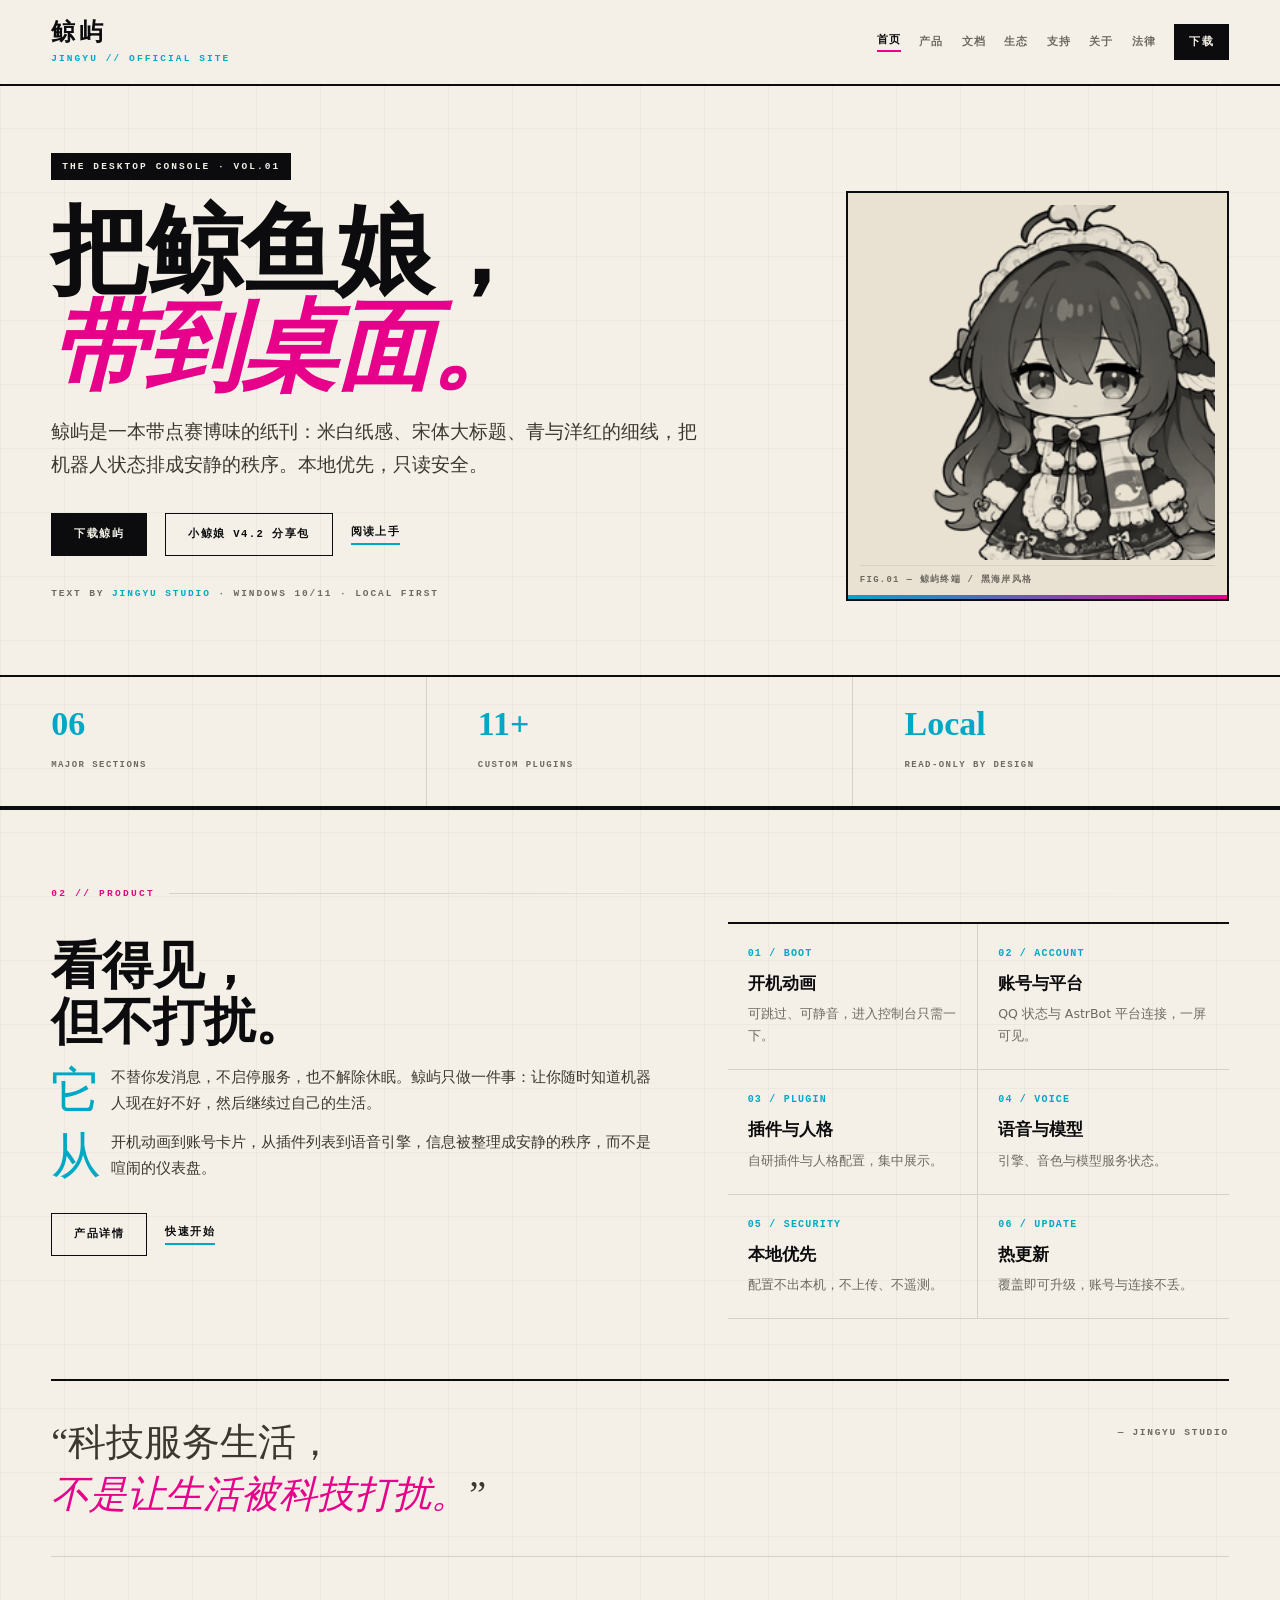
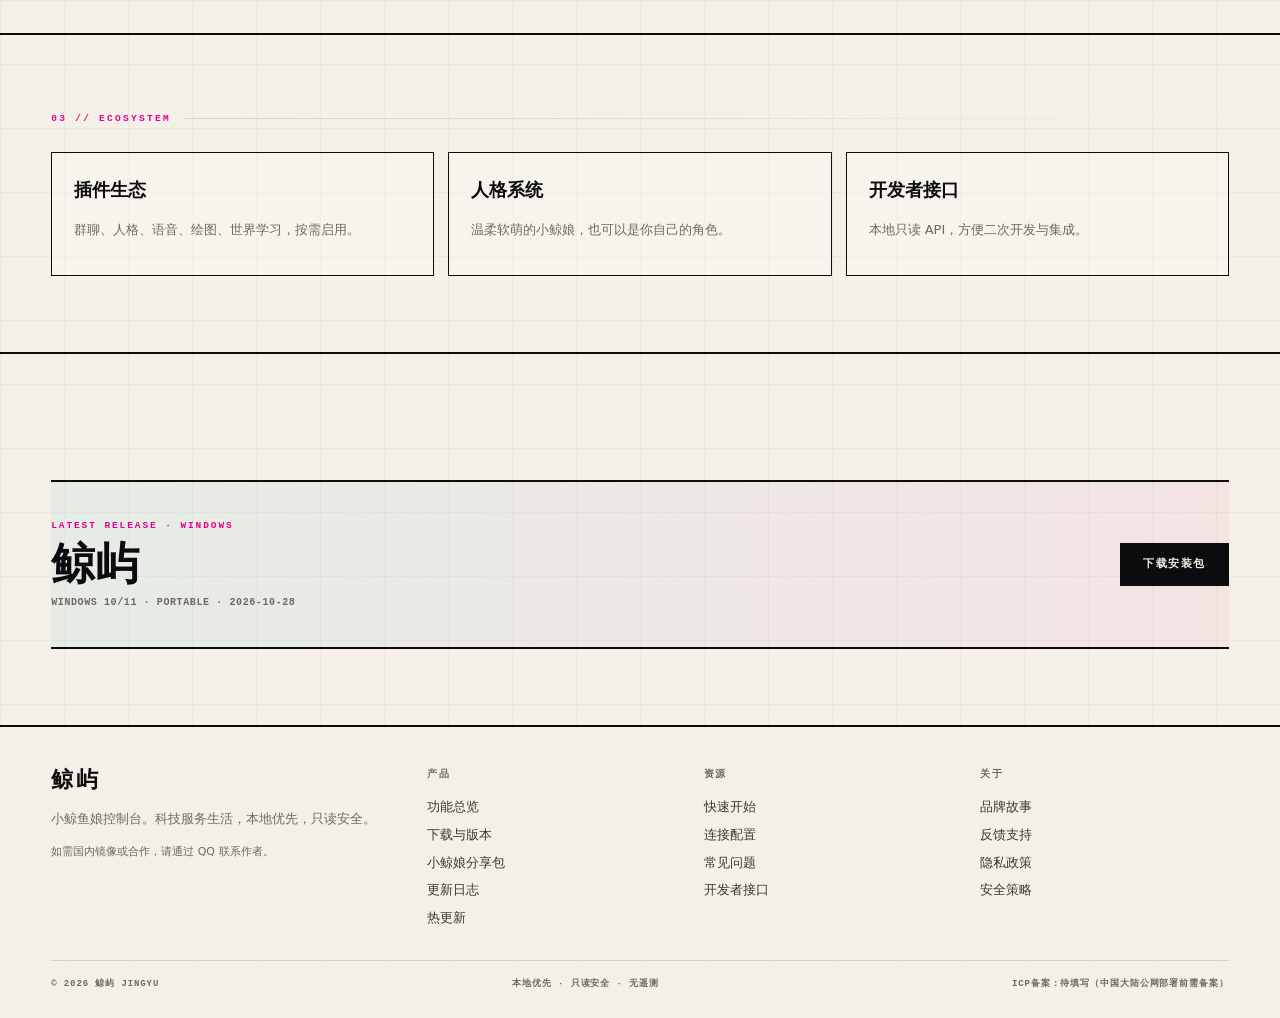
<file: index.html>
<!DOCTYPE html><html lang="zh-CN"><head><meta charset="UTF-8"><meta name="viewport" content="width=device-width,initial-scale=1">
<title>首页 · 鲸屿 JINGYU</title>
<meta name="description" content="鲸屿 · 小鲸鱼娘控制台：本地优先、只读安全，下载鲸屿正式版。">
<meta name="theme-color" content="#f4f0e7">
<meta http-equiv="Content-Security-Policy" content="default-src 'self'; img-src 'self' data:; style-src 'self' 'unsafe-inline'; script-src 'self' 'unsafe-inline'; object-src 'none'; base-uri 'self'; frame-ancestors 'none'">
<meta http-equiv="X-Content-Type-Options" content="nosniff">
<meta name="referrer" content="strict-origin-when-cross-origin">
<link rel="icon" href="assets/jingyu.ico"><link rel="stylesheet" href="assets/style.css">
</head><body><header>
  <a class="brand-wrap" href="index.html"><span class="brand">鲸屿</span><span class="issue">JINGYU // OFFICIAL SITE</span></a>
  <nav>
    <a href="index.html" class="active">首页</a>
    <a href="product.html" >产品</a>
    <a href="docs.html" >文档</a>
    <a href="ecosystem.html" >生态</a>
    <a href="support.html" >支持</a>
    <a href="about.html" >关于</a>
    <a href="legal.html" >法律</a>
    <a class="dl-btn" href="download.html">下载</a>
  </nav>
  <button class="menu-btn" aria-label="菜单">☰</button>
</header><main>
<div class="hero">
  <div><span class="kicker">The Desktop Console · Vol.01</span>
  <h1>把鲸鱼娘，<br><em>带到桌面。</em></h1>
  <p class="deck">鲸屿是一本带点赛博味的纸刊：米白纸感、宋体大标题、青与洋红的细线，把机器人状态排成安静的秩序。本地优先，只读安全。</p>
  <div class="actions"><a class="btn" href="download.html#download">下载鲸屿</a><a class="btn ghost" href="download.html#share">小鲸娘 V4.2 分享包</a><a class="link" href="docs.html">阅读上手</a></div>
  <div class="byline">TEXT BY <b>JINGYU STUDIO</b> · WINDOWS 10/11 · LOCAL FIRST</div></div>
  <div class="hero-art"><img src="assets/jingyu_logo.png" alt="鲸屿"><div class="cap">Fig.01 — 鲸屿终端 / 黑海岸风格</div></div>
</div>
<div class="facts"><div><b><i>06</i></b><span>Major Sections</span></div><div><b><i>11+</i></b><span>Custom Plugins</span></div><div><b><i>Local</i></b><span>Read-only by design</span></div></div>
<section class="section" id="product"><div class="container">
  <div class="sec-label">02 // Product</div>
  <div class="editorial" style="margin-top:20px">
    <div class="copy"><h2>看得见，<br>但不打扰。</h2>
      <p>它不替你发消息，不启停服务，也不解除休眠。鲸屿只做一件事：让你随时知道机器人现在好不好，然后继续过自己的生活。</p>
      <p>从开机动画到账号卡片，从插件列表到语音引擎，信息被整理成安静的秩序，而不是喧闹的仪表盘。</p>
      <div class="actions"><a class="btn ghost" href="product.html">产品详情</a><a class="link" href="docs.html">快速开始</a></div>
    </div>
    <div><div class="feature-list">
      <div class="feature"><div class="n">01 / BOOT</div><h3>开机动画</h3><p>可跳过、可静音，进入控制台只需一下。</p></div>
      <div class="feature"><div class="n">02 / ACCOUNT</div><h3>账号与平台</h3><p>QQ 状态与 AstrBot 平台连接，一屏可见。</p></div>
      <div class="feature"><div class="n">03 / PLUGIN</div><h3>插件与人格</h3><p>自研插件与人格配置，集中展示。</p></div>
      <div class="feature"><div class="n">04 / VOICE</div><h3>语音与模型</h3><p>引擎、音色与模型服务状态。</p></div>
      <div class="feature"><div class="n">05 / SECURITY</div><h3>本地优先</h3><p>配置不出本机，不上传、不遥测。</p></div>
      <div class="feature"><div class="n">06 / UPDATE</div><h3>热更新</h3><p>覆盖即可升级，账号与连接不丢。</p></div>
    </div></div>
  </div>
  <div class="pull"><p class="q">“科技服务生活，<br><em>不是让生活被科技打扰。</em>”</p><div class="sign">— JINGYU Studio</div></div>
</div></section>
<section class="section"><div class="container">
  <div class="sec-label">03 // Ecosystem</div>
  <div class="grid3">
    <a class="card" href="ecosystem.html#plugins"><h3>插件生态</h3><p>群聊、人格、语音、绘图、世界学习，按需启用。</p></a>
    <a class="card" href="ecosystem.html#persona"><h3>人格系统</h3><p>温柔软萌的小鲸娘，也可以是你自己的角色。</p></a>
    <a class="card" href="ecosystem.html#api"><h3>开发者接口</h3><p>本地只读 API，方便二次开发与集成。</p></a>
  </div>
</div></section>
<section class="section"><div class="container"><div class="download">
  <div><div class="ver">Latest Release · Windows</div><h2>鲸屿</h2><div class="meta">WINDOWS 10/11 · PORTABLE · 2026-10-28</div></div>
  <div><a class="btn" href="download.html">下载安装包</a></div>
</div></div></section>
</main><footer><div class="container">
  <div class="foot-grid">
    <div><span class="brand" style="font-size:22px">鲸屿</span><p style="font-size:12.5px;color:var(--muted)">小鲸鱼娘控制台。科技服务生活，本地优先，只读安全。</p>
      <div style="font-size:11px;color:var(--muted);margin-top:10px">如需国内镜像或合作，请通过 QQ 联系作者。</div></div>
    <div><h4>产品</h4><a href="product.html">功能总览</a><a href="download.html">下载与版本</a><a href="downloads/xiaojingniang-v4.2-share.zip">小鲸娘分享包</a><a href="product.html#changelog">更新日志</a><a href="product.html#hotfix">热更新</a></div>
    <div><h4>资源</h4><a href="docs.html">快速开始</a><a href="docs.html#connect">连接配置</a><a href="docs.html#faq">常见问题</a><a href="ecosystem.html#api">开发者接口</a></div>
    <div><h4>关于</h4><a href="about.html">品牌故事</a><a href="support.html">反馈支持</a><a href="legal.html#privacy">隐私政策</a><a href="legal.html#security">安全策略</a></div>
  </div>
  <div class="foot-bottom"><span>© 2026 鲸屿 JINGYU</span><span>本地优先 · 只读安全 · 无遥测</span><span>ICP备案：待填写（中国大陆公网部署前需备案）</span></div>
</div></footer><script src="assets/app.js"></script></body></html>
</file>
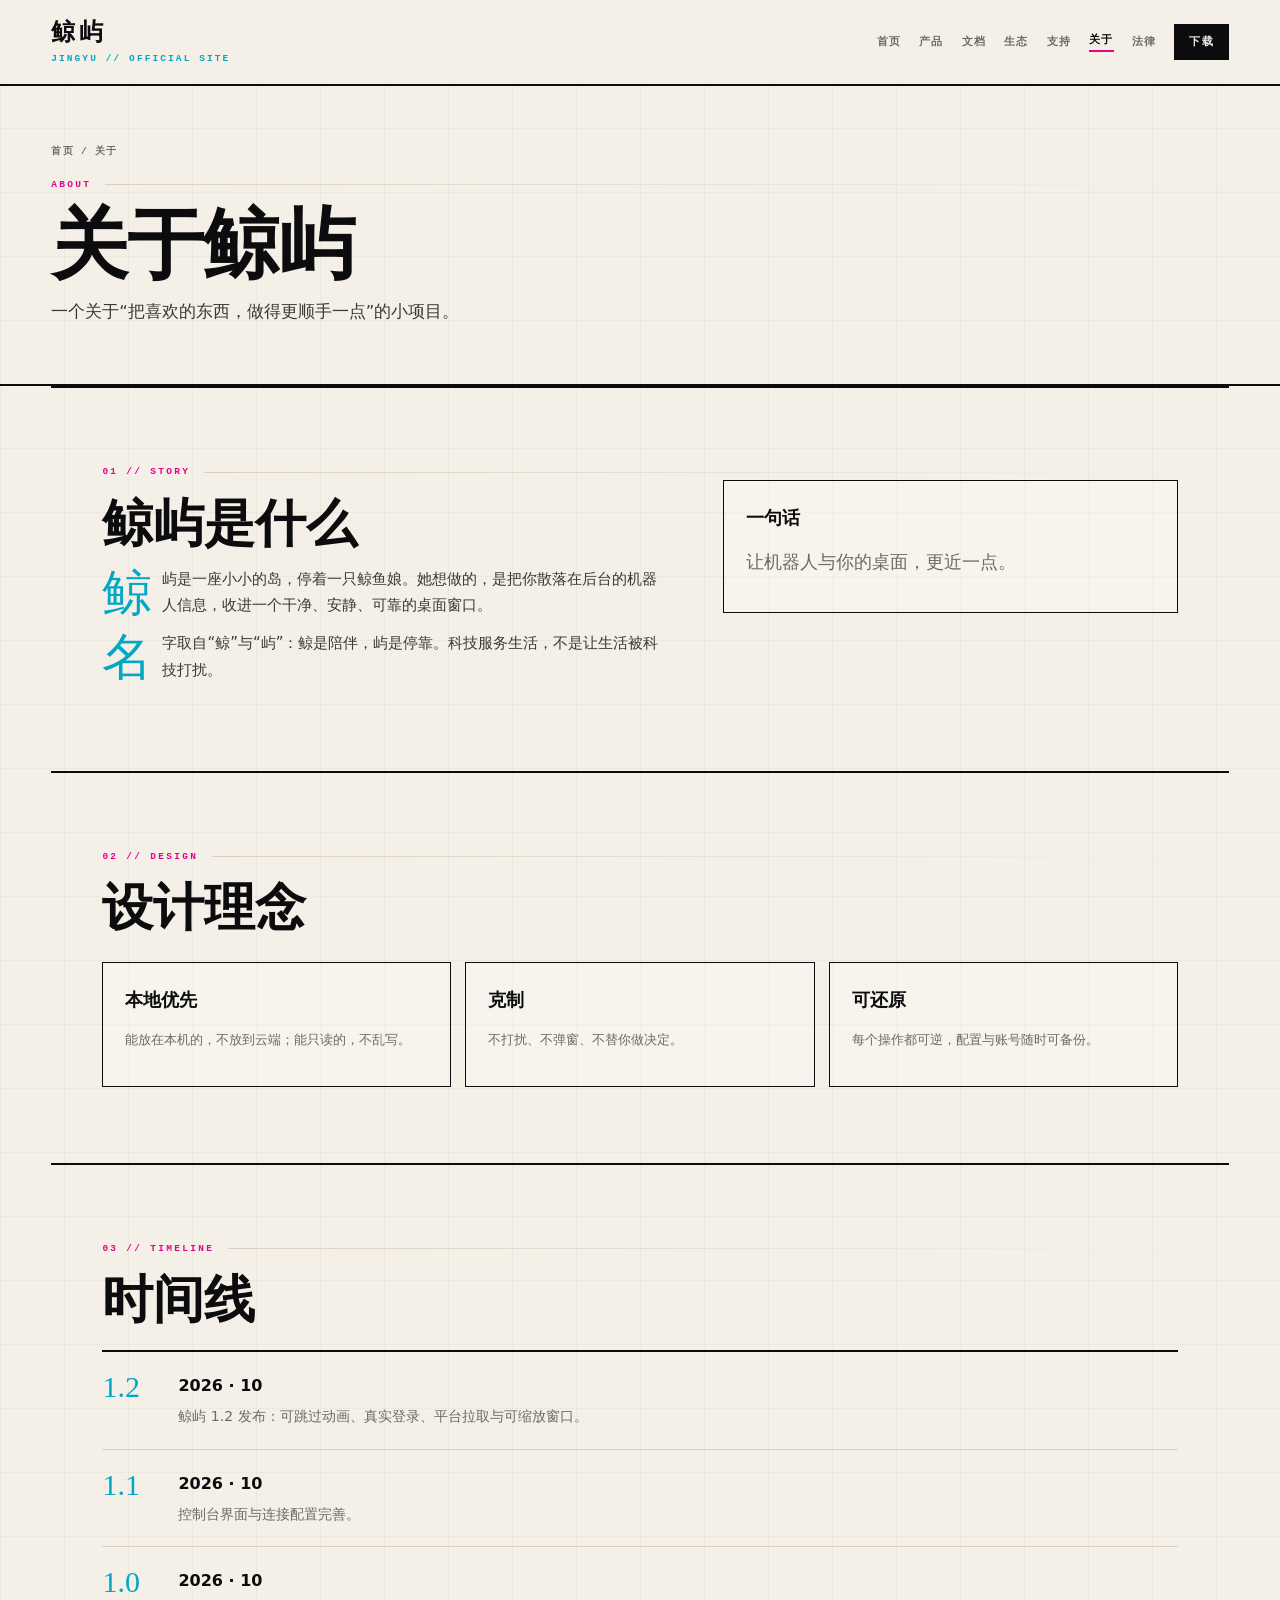
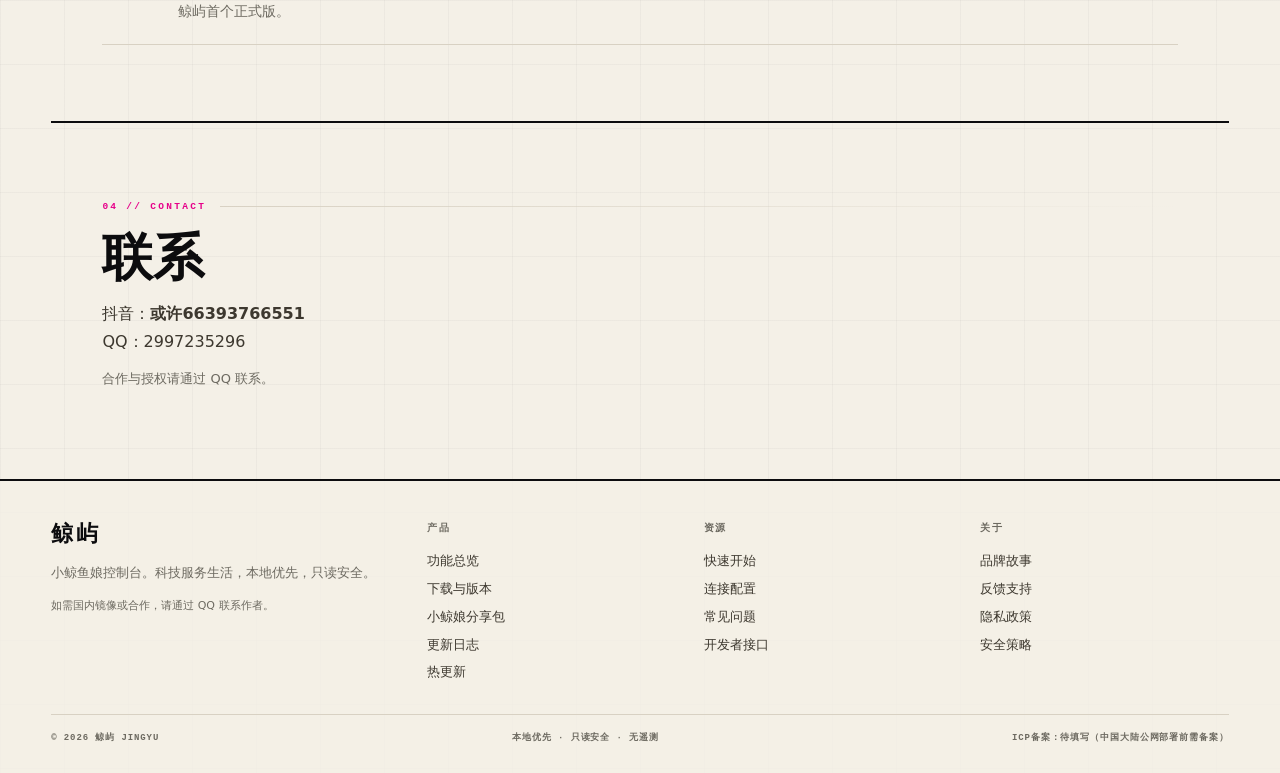
<file: about.html>
<!DOCTYPE html><html lang="zh-CN"><head><meta charset="UTF-8"><meta name="viewport" content="width=device-width,initial-scale=1">
<title>关于 · 鲸屿 JINGYU</title>
<meta name="description" content="鲸屿品牌故事、设计理念与联系。">
<meta name="theme-color" content="#f4f0e7">
<meta http-equiv="Content-Security-Policy" content="default-src 'self'; img-src 'self' data:; style-src 'self' 'unsafe-inline'; script-src 'self' 'unsafe-inline'; object-src 'none'; base-uri 'self'; frame-ancestors 'none'">
<meta http-equiv="X-Content-Type-Options" content="nosniff">
<meta name="referrer" content="strict-origin-when-cross-origin">
<link rel="icon" href="assets/jingyu.ico"><link rel="stylesheet" href="assets/style.css">
</head><body><header>
  <a class="brand-wrap" href="index.html"><span class="brand">鲸屿</span><span class="issue">JINGYU // OFFICIAL SITE</span></a>
  <nav>
    <a href="index.html" >首页</a>
    <a href="product.html" >产品</a>
    <a href="docs.html" >文档</a>
    <a href="ecosystem.html" >生态</a>
    <a href="support.html" >支持</a>
    <a href="about.html" class="active">关于</a>
    <a href="legal.html" >法律</a>
    <a class="dl-btn" href="download.html">下载</a>
  </nav>
  <button class="menu-btn" aria-label="菜单">☰</button>
</header><main>
<div class="page-hero"><div class="container"><div class="crumbs">首页 / 关于</div><div class="sec-label" style="margin-top:18px">About</div><h1>关于鲸屿</h1><p class="lead">一个关于“把喜欢的东西，做得更顺手一点”的小项目。</p></div></div>
<div class="container">
<section class="section" id="story"><div class="sec-label">01 // Story</div><div class="editorial"><div class="copy"><h2>鲸屿是什么</h2><p>鲸屿是一座小小的岛，停着一只鲸鱼娘。她想做的，是把你散落在后台的机器人信息，收进一个干净、安静、可靠的桌面窗口。</p><p>名字取自“鲸”与“屿”：鲸是陪伴，屿是停靠。科技服务生活，不是让生活被科技打扰。</p></div><div class="card"><h3>一句话</h3><p style="font-size:18px">让机器人与你的桌面，更近一点。</p></div></div></section>
<section class="section" id="design"><div class="sec-label">02 // Design</div><h2>设计理念</h2><div class="grid3"><div class="card"><h3>本地优先</h3><p>能放在本机的，不放到云端；能只读的，不乱写。</p></div><div class="card"><h3>克制</h3><p>不打扰、不弹窗、不替你做决定。</p></div><div class="card"><h3>可还原</h3><p>每个操作都可逆，配置与账号随时可备份。</p></div></div></section>
<section class="section" id="timeline"><div class="sec-label">03 // Timeline</div><h2>时间线</h2><div class="steps"><div class="step"><div class="num">1.2</div><div><b>2026 · 10</b><p>鲸屿 1.2 发布：可跳过动画、真实登录、平台拉取与可缩放窗口。</p></div></div><div class="step"><div class="num">1.1</div><div><b>2026 · 10</b><p>控制台界面与连接配置完善。</p></div></div><div class="step"><div class="num">1.0</div><div><b>2026 · 10</b><p>鲸屿首个正式版。</p></div></div></div></section>
<section class="section" id="contact"><div class="sec-label">04 // Contact</div><h2>联系</h2><p>抖音：<strong>或许66393766551</strong><br>QQ：<a href="https://wpa.qq.com/msgrd?v=3&amp;uin=2997235296&amp;site=qq&amp;menu=yes" target="_blank" rel="noopener">2997235296</a></p><p style="color:var(--muted);font-size:13px">合作与授权请通过 QQ 联系。</p></section>
</div>
</main><footer><div class="container">
  <div class="foot-grid">
    <div><span class="brand" style="font-size:22px">鲸屿</span><p style="font-size:12.5px;color:var(--muted)">小鲸鱼娘控制台。科技服务生活，本地优先，只读安全。</p>
      <div style="font-size:11px;color:var(--muted);margin-top:10px">如需国内镜像或合作，请通过 QQ 联系作者。</div></div>
    <div><h4>产品</h4><a href="product.html">功能总览</a><a href="download.html">下载与版本</a><a href="downloads/xiaojingniang-v4.2-share.zip">小鲸娘分享包</a><a href="product.html#changelog">更新日志</a><a href="product.html#hotfix">热更新</a></div>
    <div><h4>资源</h4><a href="docs.html">快速开始</a><a href="docs.html#connect">连接配置</a><a href="docs.html#faq">常见问题</a><a href="ecosystem.html#api">开发者接口</a></div>
    <div><h4>关于</h4><a href="about.html">品牌故事</a><a href="support.html">反馈支持</a><a href="legal.html#privacy">隐私政策</a><a href="legal.html#security">安全策略</a></div>
  </div>
  <div class="foot-bottom"><span>© 2026 鲸屿 JINGYU</span><span>本地优先 · 只读安全 · 无遥测</span><span>ICP备案：待填写（中国大陆公网部署前需备案）</span></div>
</div></footer><script src="assets/app.js"></script></body></html>
</file>
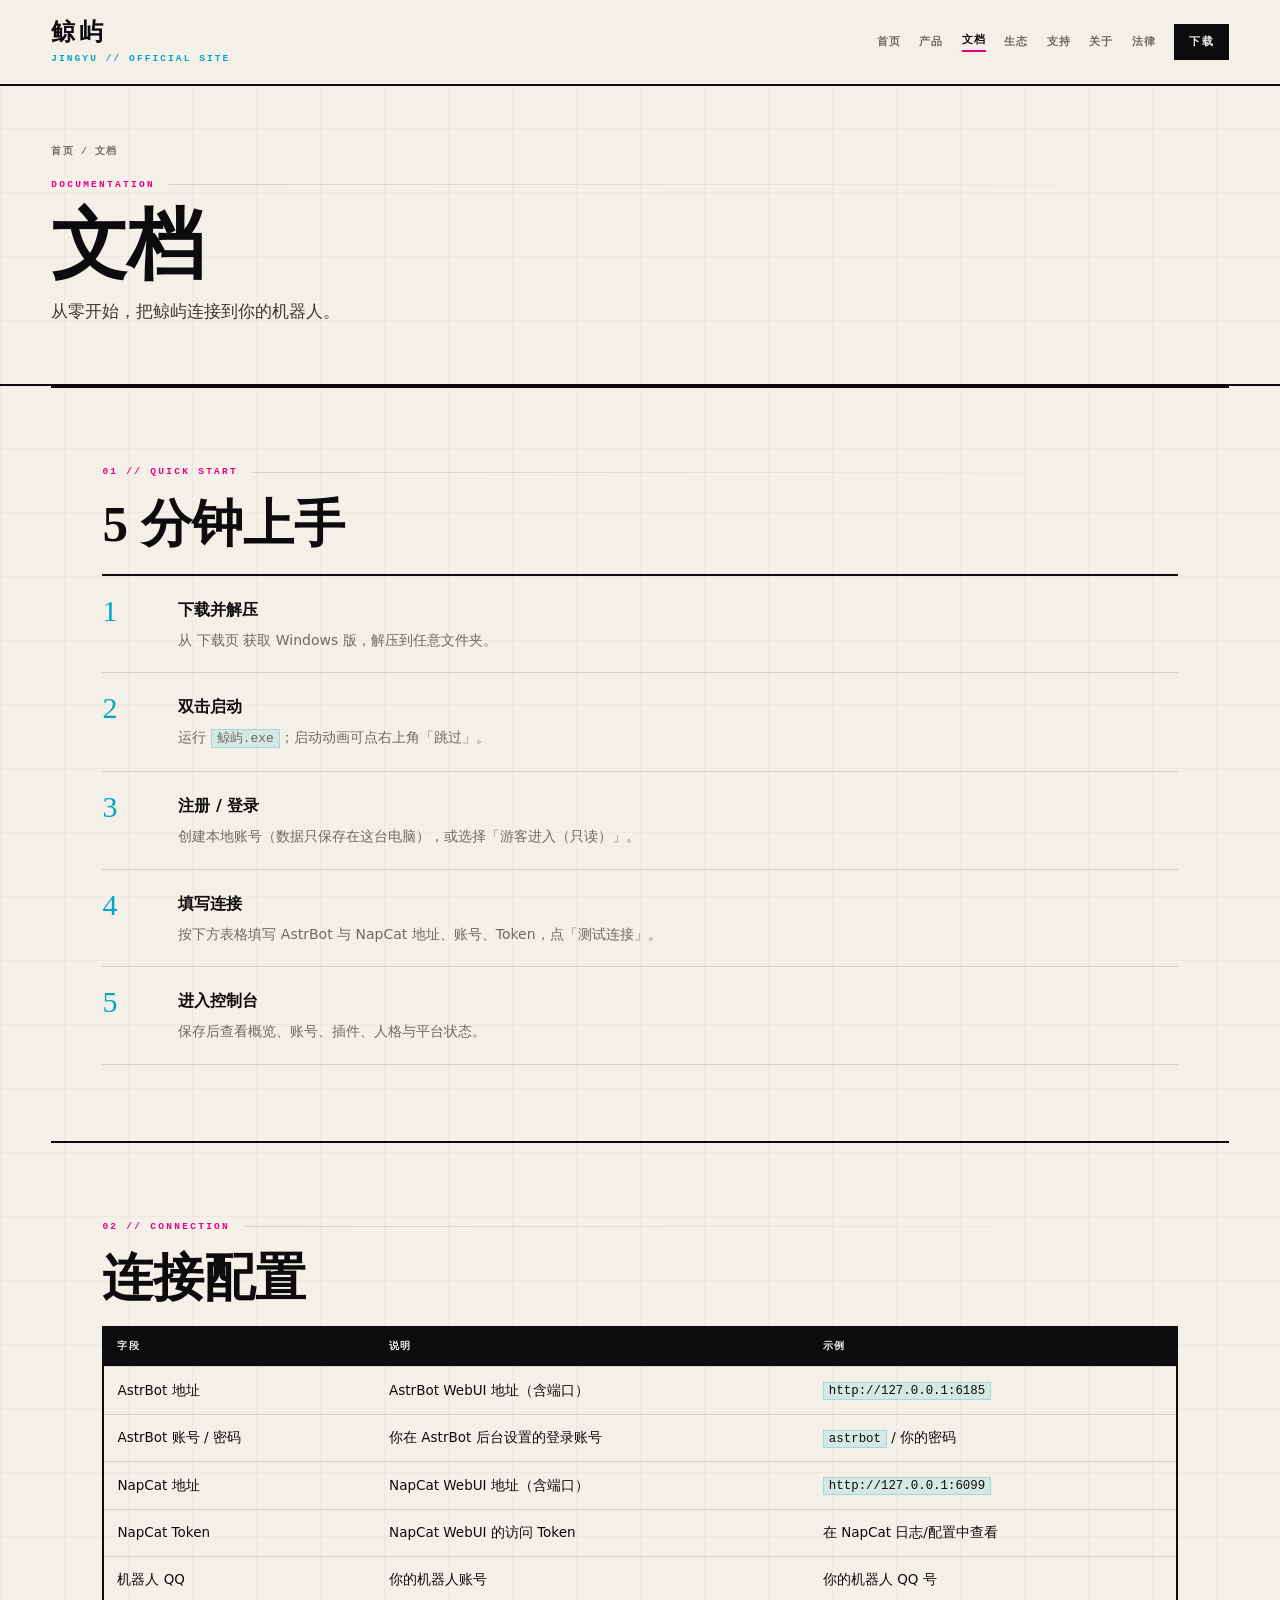
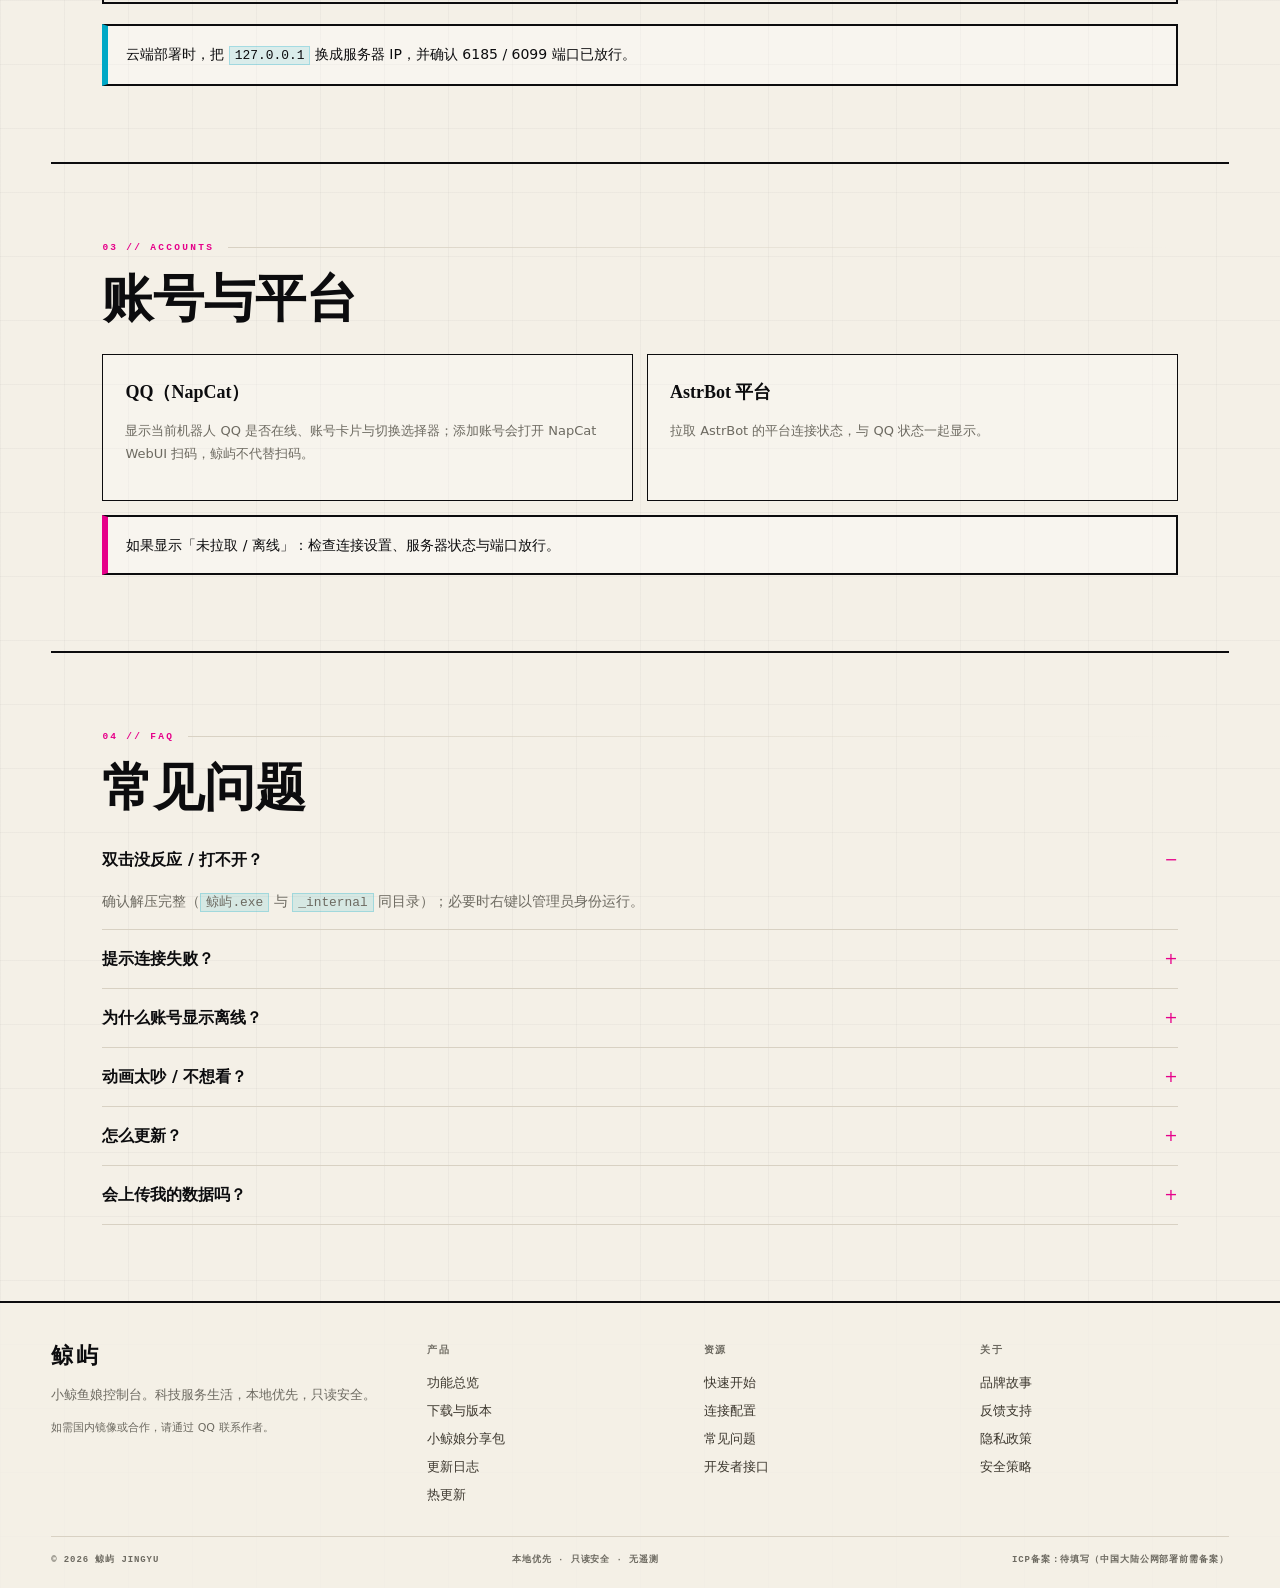
<file: docs.html>
<!DOCTYPE html><html lang="zh-CN"><head><meta charset="UTF-8"><meta name="viewport" content="width=device-width,initial-scale=1">
<title>文档 · 鲸屿 JINGYU</title>
<meta name="description" content="鲸屿快速开始、连接配置、账号与平台、常见问题。">
<meta name="theme-color" content="#f4f0e7">
<meta http-equiv="Content-Security-Policy" content="default-src 'self'; img-src 'self' data:; style-src 'self' 'unsafe-inline'; script-src 'self' 'unsafe-inline'; object-src 'none'; base-uri 'self'; frame-ancestors 'none'">
<meta http-equiv="X-Content-Type-Options" content="nosniff">
<meta name="referrer" content="strict-origin-when-cross-origin">
<link rel="icon" href="assets/jingyu.ico"><link rel="stylesheet" href="assets/style.css">
</head><body><header>
  <a class="brand-wrap" href="index.html"><span class="brand">鲸屿</span><span class="issue">JINGYU // OFFICIAL SITE</span></a>
  <nav>
    <a href="index.html" >首页</a>
    <a href="product.html" >产品</a>
    <a href="docs.html" class="active">文档</a>
    <a href="ecosystem.html" >生态</a>
    <a href="support.html" >支持</a>
    <a href="about.html" >关于</a>
    <a href="legal.html" >法律</a>
    <a class="dl-btn" href="download.html">下载</a>
  </nav>
  <button class="menu-btn" aria-label="菜单">☰</button>
</header><main>
<div class="page-hero"><div class="container"><div class="crumbs">首页 / 文档</div><div class="sec-label" style="margin-top:18px">Documentation</div><h1>文档</h1><p class="lead">从零开始，把鲸屿连接到你的机器人。</p></div></div>
<div class="container">
<section class="section" id="quickstart"><div class="sec-label">01 // Quick Start</div><h2>5 分钟上手</h2>
<div class="steps"><div class="step"><div class="num">1</div><div><b>下载并解压</b><p>从 <a href="download.html">下载页</a> 获取 Windows 版，解压到任意文件夹。</p></div></div>
<div class="step"><div class="num">2</div><div><b>双击启动</b><p>运行 <code>鲸屿.exe</code>；启动动画可点右上角「跳过」。</p></div></div>
<div class="step"><div class="num">3</div><div><b>注册 / 登录</b><p>创建本地账号（数据只保存在这台电脑），或选择「游客进入（只读）」。</p></div></div>
<div class="step"><div class="num">4</div><div><b>填写连接</b><p>按下方表格填写 AstrBot 与 NapCat 地址、账号、Token，点「测试连接」。</p></div></div>
<div class="step"><div class="num">5</div><div><b>进入控制台</b><p>保存后查看概览、账号、插件、人格与平台状态。</p></div></div></div></section>
<section class="section" id="connect"><div class="sec-label">02 // Connection</div><h2>连接配置</h2>
<div class="table-wrap"><table><tr><th>字段</th><th>说明</th><th>示例</th></tr>
<tr><td>AstrBot 地址</td><td>AstrBot WebUI 地址（含端口）</td><td><code>http://127.0.0.1:6185</code></td></tr>
<tr><td>AstrBot 账号 / 密码</td><td>你在 AstrBot 后台设置的登录账号</td><td><code>astrbot</code> / 你的密码</td></tr>
<tr><td>NapCat 地址</td><td>NapCat WebUI 地址（含端口）</td><td><code>http://127.0.0.1:6099</code></td></tr>
<tr><td>NapCat Token</td><td>NapCat WebUI 的访问 Token</td><td>在 NapCat 日志/配置中查看</td></tr>
<tr><td>机器人 QQ</td><td>你的机器人账号</td><td>你的机器人 QQ 号</td></tr></table></div>
<div class="notice cyan">云端部署时，把 <code>127.0.0.1</code> 换成服务器 IP，并确认 6185 / 6099 端口已放行。</div></section>
<section class="section" id="accounts"><div class="sec-label">03 // Accounts</div><h2>账号与平台</h2>
<div class="grid2"><div class="card"><h3>QQ（NapCat）</h3><p>显示当前机器人 QQ 是否在线、账号卡片与切换选择器；添加账号会打开 NapCat WebUI 扫码，鲸屿不代替扫码。</p></div>
<div class="card"><h3>AstrBot 平台</h3><p>拉取 AstrBot 的平台连接状态，与 QQ 状态一起显示。</p></div></div>
<div class="notice" style="margin-top:14px">如果显示「未拉取 / 离线」：检查连接设置、服务器状态与端口放行。</div></section>
<section class="section" id="faq"><div class="sec-label">04 // FAQ</div><h2>常见问题</h2>
<details open><summary>双击没反应 / 打不开？</summary><p>确认解压完整（<code>鲸屿.exe</code> 与 <code>_internal</code> 同目录）；必要时右键以管理员身份运行。</p></details>
<details><summary>提示连接失败？</summary><p>检查地址、端口、账号密码与 Token；云端部署确认安全组放行 6185 / 6099。</p></details>
<details><summary>为什么账号显示离线？</summary><p>鲸屿只读展示 NapCat 的登录状态，请先在 NapCat 完成扫码登录。</p></details>
<details><summary>动画太吵 / 不想看？</summary><p>点右上角「跳过」，或点左下角「开启声音/静音」。</p></details>
<details><summary>怎么更新？</summary><p>退出后覆盖 <code>鲸屿.exe</code> 与 <code>_internal</code>，配置保留。</p></details>
<details><summary>会上传我的数据吗？</summary><p>不会。鲸屿是本地程序，配置保存在本机；只有你主动填写的服务器会被访问。</p></details></section>
</div>
</main><footer><div class="container">
  <div class="foot-grid">
    <div><span class="brand" style="font-size:22px">鲸屿</span><p style="font-size:12.5px;color:var(--muted)">小鲸鱼娘控制台。科技服务生活，本地优先，只读安全。</p>
      <div style="font-size:11px;color:var(--muted);margin-top:10px">如需国内镜像或合作，请通过 QQ 联系作者。</div></div>
    <div><h4>产品</h4><a href="product.html">功能总览</a><a href="download.html">下载与版本</a><a href="downloads/xiaojingniang-v4.2-share.zip">小鲸娘分享包</a><a href="product.html#changelog">更新日志</a><a href="product.html#hotfix">热更新</a></div>
    <div><h4>资源</h4><a href="docs.html">快速开始</a><a href="docs.html#connect">连接配置</a><a href="docs.html#faq">常见问题</a><a href="ecosystem.html#api">开发者接口</a></div>
    <div><h4>关于</h4><a href="about.html">品牌故事</a><a href="support.html">反馈支持</a><a href="legal.html#privacy">隐私政策</a><a href="legal.html#security">安全策略</a></div>
  </div>
  <div class="foot-bottom"><span>© 2026 鲸屿 JINGYU</span><span>本地优先 · 只读安全 · 无遥测</span><span>ICP备案：待填写（中国大陆公网部署前需备案）</span></div>
</div></footer><script src="assets/app.js"></script></body></html>
</file>
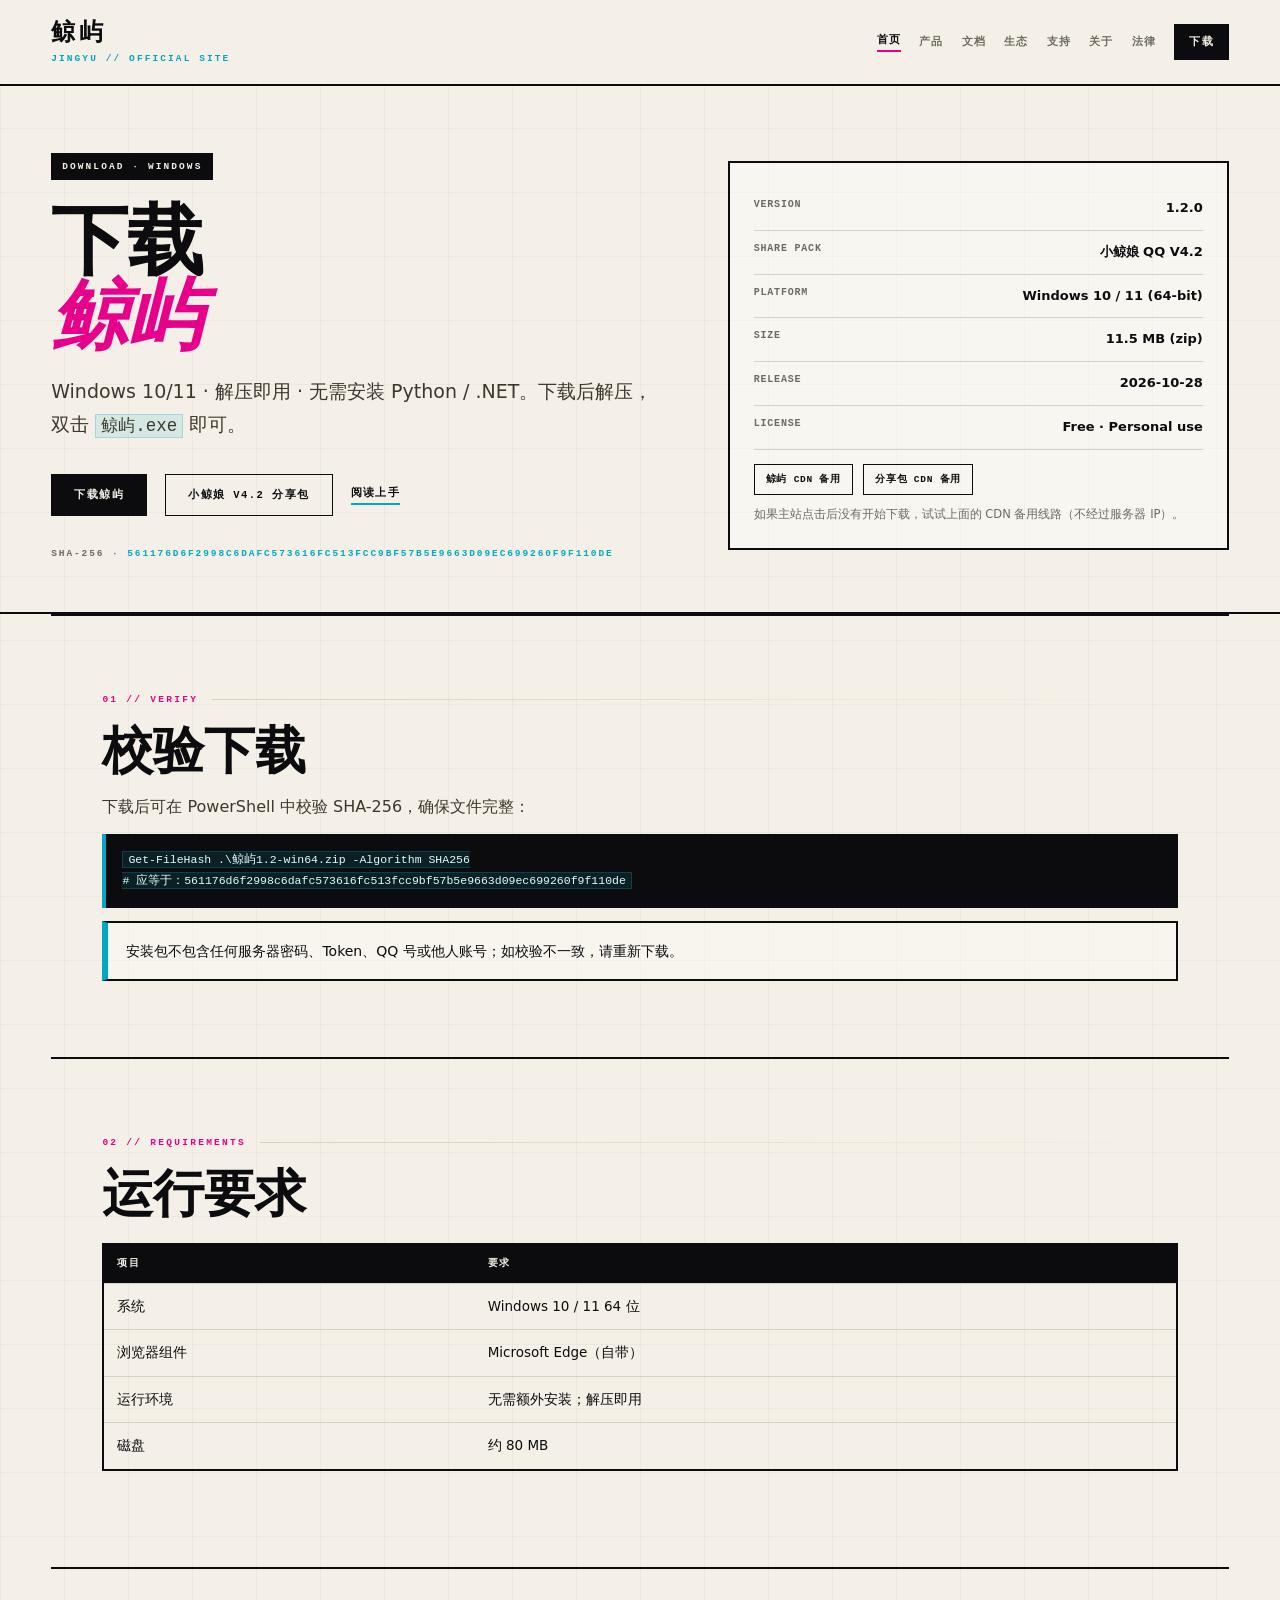
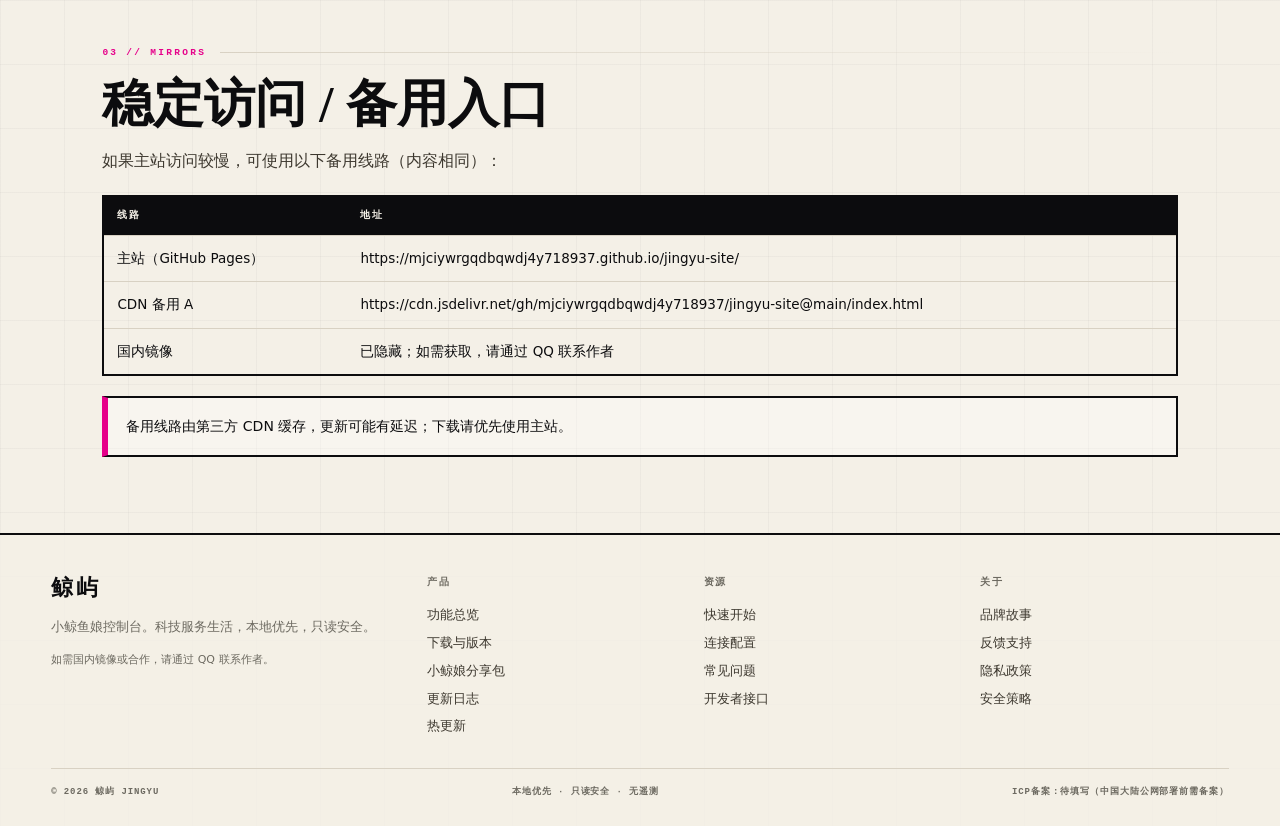
<file: download.html>
<!DOCTYPE html><html lang="zh-CN"><head><meta charset="UTF-8"><meta name="viewport" content="width=device-width,initial-scale=1">
<title>下载 · 鲸屿 JINGYU</title>
<meta name="description" content="下载鲸屿 Windows 版，含 SHA-256 与备用线路。">
<meta name="theme-color" content="#f4f0e7">
<meta http-equiv="Content-Security-Policy" content="default-src 'self'; img-src 'self' data:; style-src 'self' 'unsafe-inline'; script-src 'self' 'unsafe-inline'; object-src 'none'; base-uri 'self'; frame-ancestors 'none'">
<meta http-equiv="X-Content-Type-Options" content="nosniff">
<meta name="referrer" content="strict-origin-when-cross-origin">
<link rel="icon" href="assets/jingyu.ico"><link rel="stylesheet" href="assets/style.css">
</head><body><header>
  <a class="brand-wrap" href="index.html"><span class="brand">鲸屿</span><span class="issue">JINGYU // OFFICIAL SITE</span></a>
  <nav>
    <a href="index.html" class="active">首页</a>
    <a href="product.html" >产品</a>
    <a href="docs.html" >文档</a>
    <a href="ecosystem.html" >生态</a>
    <a href="support.html" >支持</a>
    <a href="about.html" >关于</a>
    <a href="legal.html" >法律</a>
    <a class="dl-btn" href="download.html">下载</a>
  </nav>
  <button class="menu-btn" aria-label="菜单">☰</button>
</header><main>
<div class="hero-dl">
  <div><span class="kicker">Download · Windows</span><h1 style="font-size:clamp(44px,6vw,88px)">下载<br><em>鲸屿</em></h1>
  <p class="deck">Windows 10/11 · 解压即用 · 无需安装 Python / .NET。下载后解压，双击 <code>鲸屿.exe</code> 即可。</p>
  <div class="actions" id="download"><a class="btn" href="downloads/jingyu-1.2-win64.zip" download>下载鲸屿</a><a class="btn ghost" href="downloads/xiaojingniang-v4.2-share.zip" download>小鲸娘 V4.2 分享包</a><a class="link" href="docs.html">阅读上手</a></div>
  <div class="byline">SHA-256 · <b>561176d6f2998c6dafc573616fc513fcc9bf57b5e9663d09ec699260f9f110de</b></div></div>
  <div class="dl-panel" id="share">
    <div class="row"><span>Version</span><b>1.2.0</b></div>
    <div class="row"><span>Share Pack</span><b><a href="downloads/xiaojingniang-v4.2-share.zip" download>小鲸娘 QQ V4.2</a></b></div>
    <div class="row"><span>Platform</span><b>Windows 10 / 11 (64-bit)</b></div>
    <div class="row"><span>Size</span><b>11.5 MB (zip)</b></div>
    <div class="row"><span>Release</span><b>2026-10-28</b></div>
    <div class="row"><span>License</span><b>Free · Personal use</b></div>
    <div class="mirrors"><a href="https://cdn.jsdelivr.net/gh/mjciywrgqdbqwdj4y718937/jingyu-site@main/downloads/jingyu-1.2-win64.zip" target="_blank" rel="noopener">鲸屿 CDN 备用</a><a href="https://cdn.jsdelivr.net/gh/mjciywrgqdbqwdj4y718937/jingyu-site@main/downloads/xiaojingniang-v4.2-share.zip" target="_blank" rel="noopener">分享包 CDN 备用</a></div>
    <p style="font-size:11.5px;color:var(--muted);margin:10px 0 0;line-height:1.7">如果主站点击后没有开始下载，试试上面的 CDN 备用线路（不经过服务器 IP）。</p>
  </div>
</div>
<div class="container">
<section class="section"><div class="sec-label">01 // Verify</div><h2>校验下载</h2>
<p>下载后可在 PowerShell 中校验 SHA-256，确保文件完整：</p>
<pre><code>Get-FileHash .\鲸屿1.2-win64.zip -Algorithm SHA256
# 应等于：561176d6f2998c6dafc573616fc513fcc9bf57b5e9663d09ec699260f9f110de</code></pre>
<div class="notice cyan">安装包不包含任何服务器密码、Token、QQ 号或他人账号；如校验不一致，请重新下载。</div></section>
<section class="section"><div class="sec-label">02 // Requirements</div><h2>运行要求</h2>
<div class="table-wrap"><table><tr><th>项目</th><th>要求</th></tr><tr><td>系统</td><td>Windows 10 / 11 64 位</td></tr><tr><td>浏览器组件</td><td>Microsoft Edge（自带）</td></tr><tr><td>运行环境</td><td>无需额外安装；解压即用</td></tr><tr><td>磁盘</td><td>约 80 MB</td></tr></table></div></section>
<section class="section"><div class="sec-label">03 // Mirrors</div><h2>稳定访问 / 备用入口</h2>
<p>如果主站访问较慢，可使用以下备用线路（内容相同）：</p>
<div class="table-wrap"><table><tr><th>线路</th><th>地址</th></tr>
<tr><td>主站（GitHub Pages）</td><td><a href="https://mjciywrgqdbqwdj4y718937.github.io/jingyu-site/">https://mjciywrgqdbqwdj4y718937.github.io/jingyu-site/</a></td></tr>
<tr><td>CDN 备用 A</td><td><a href="https://cdn.jsdelivr.net/gh/mjciywrgqdbqwdj4y718937/jingyu-site@main/index.html" target="_blank" rel="noopener">https://cdn.jsdelivr.net/gh/mjciywrgqdbqwdj4y718937/jingyu-site@main/index.html</a></td></tr>
<tr><td>国内镜像</td><td>已隐藏；如需获取，请通过 QQ 联系作者</td></tr></table></div>
<div class="notice">备用线路由第三方 CDN 缓存，更新可能有延迟；下载请优先使用主站。</div></section>
</div>
</main><footer><div class="container">
  <div class="foot-grid">
    <div><span class="brand" style="font-size:22px">鲸屿</span><p style="font-size:12.5px;color:var(--muted)">小鲸鱼娘控制台。科技服务生活，本地优先，只读安全。</p>
      <div style="font-size:11px;color:var(--muted);margin-top:10px">如需国内镜像或合作，请通过 QQ 联系作者。</div></div>
    <div><h4>产品</h4><a href="product.html">功能总览</a><a href="download.html">下载与版本</a><a href="downloads/xiaojingniang-v4.2-share.zip">小鲸娘分享包</a><a href="product.html#changelog">更新日志</a><a href="product.html#hotfix">热更新</a></div>
    <div><h4>资源</h4><a href="docs.html">快速开始</a><a href="docs.html#connect">连接配置</a><a href="docs.html#faq">常见问题</a><a href="ecosystem.html#api">开发者接口</a></div>
    <div><h4>关于</h4><a href="about.html">品牌故事</a><a href="support.html">反馈支持</a><a href="legal.html#privacy">隐私政策</a><a href="legal.html#security">安全策略</a></div>
  </div>
  <div class="foot-bottom"><span>© 2026 鲸屿 JINGYU</span><span>本地优先 · 只读安全 · 无遥测</span><span>ICP备案：待填写（中国大陆公网部署前需备案）</span></div>
</div></footer><script src="assets/app.js"></script></body></html>
</file>
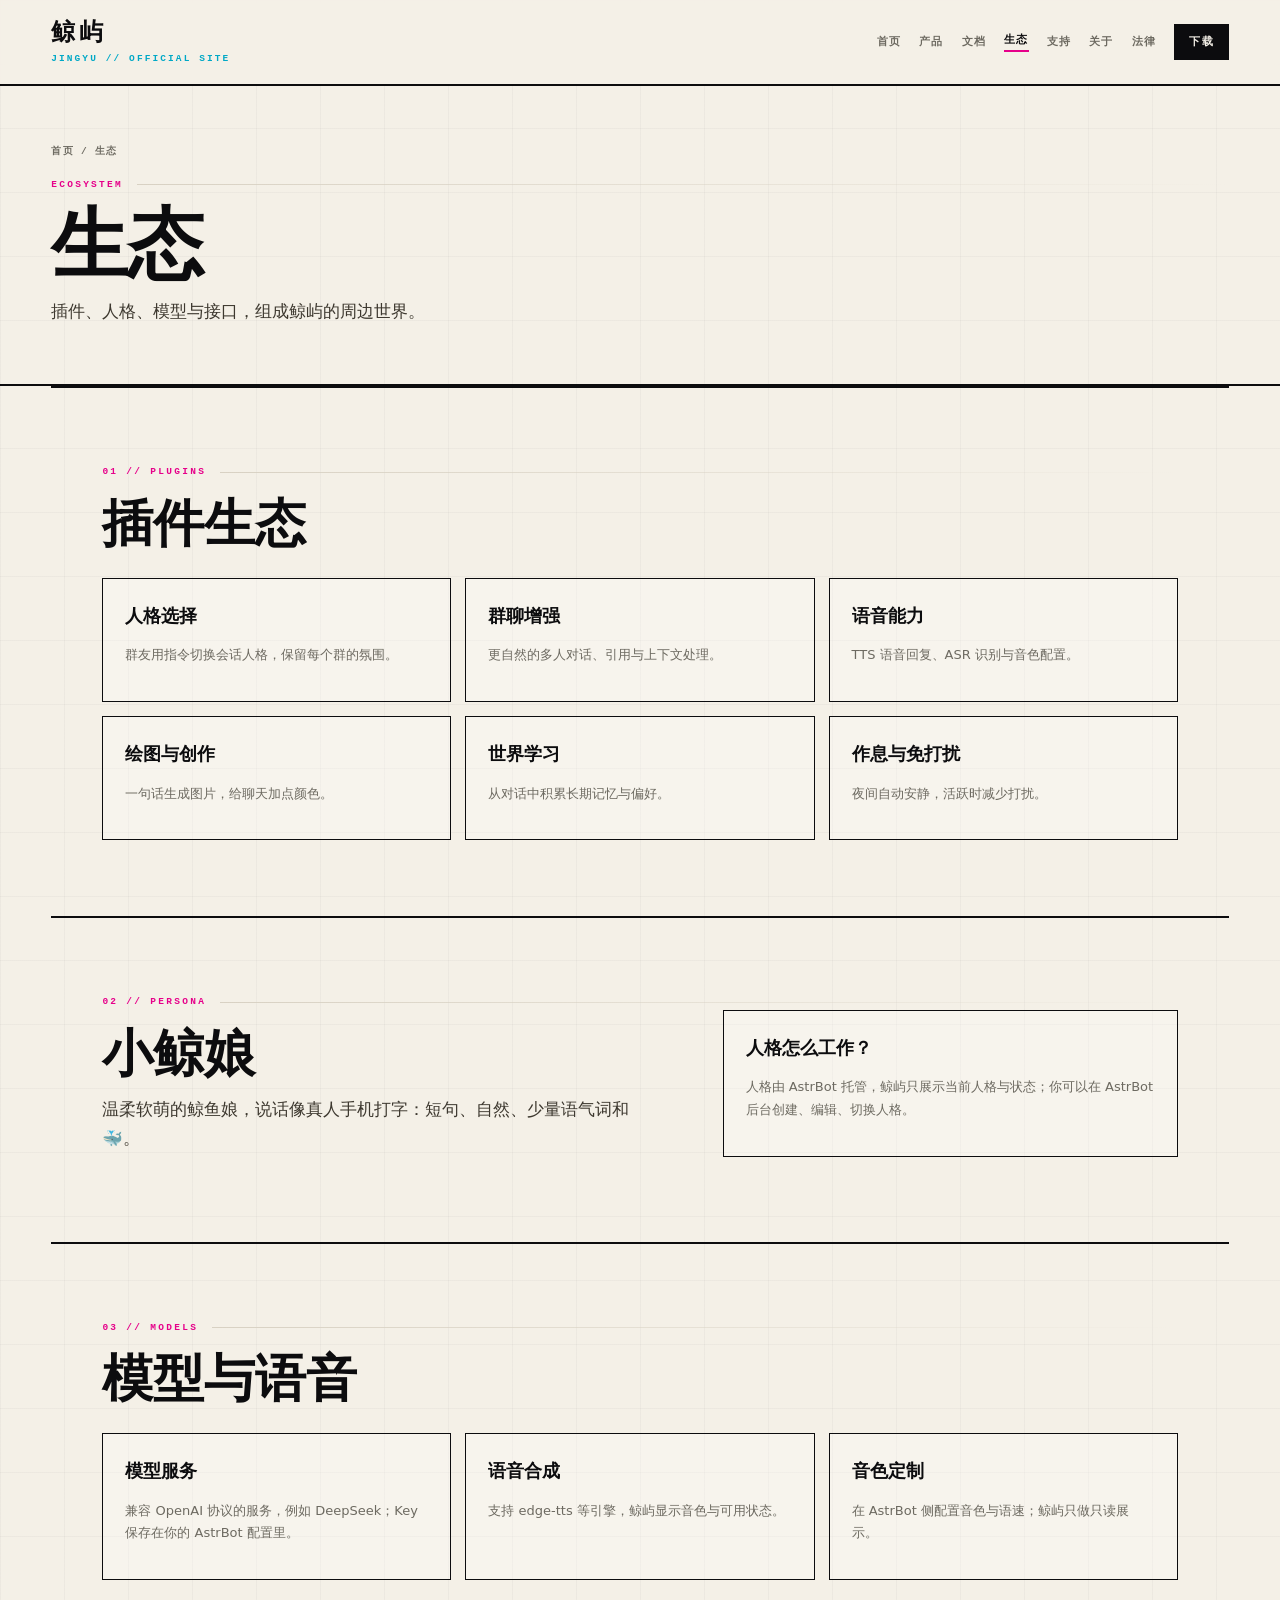
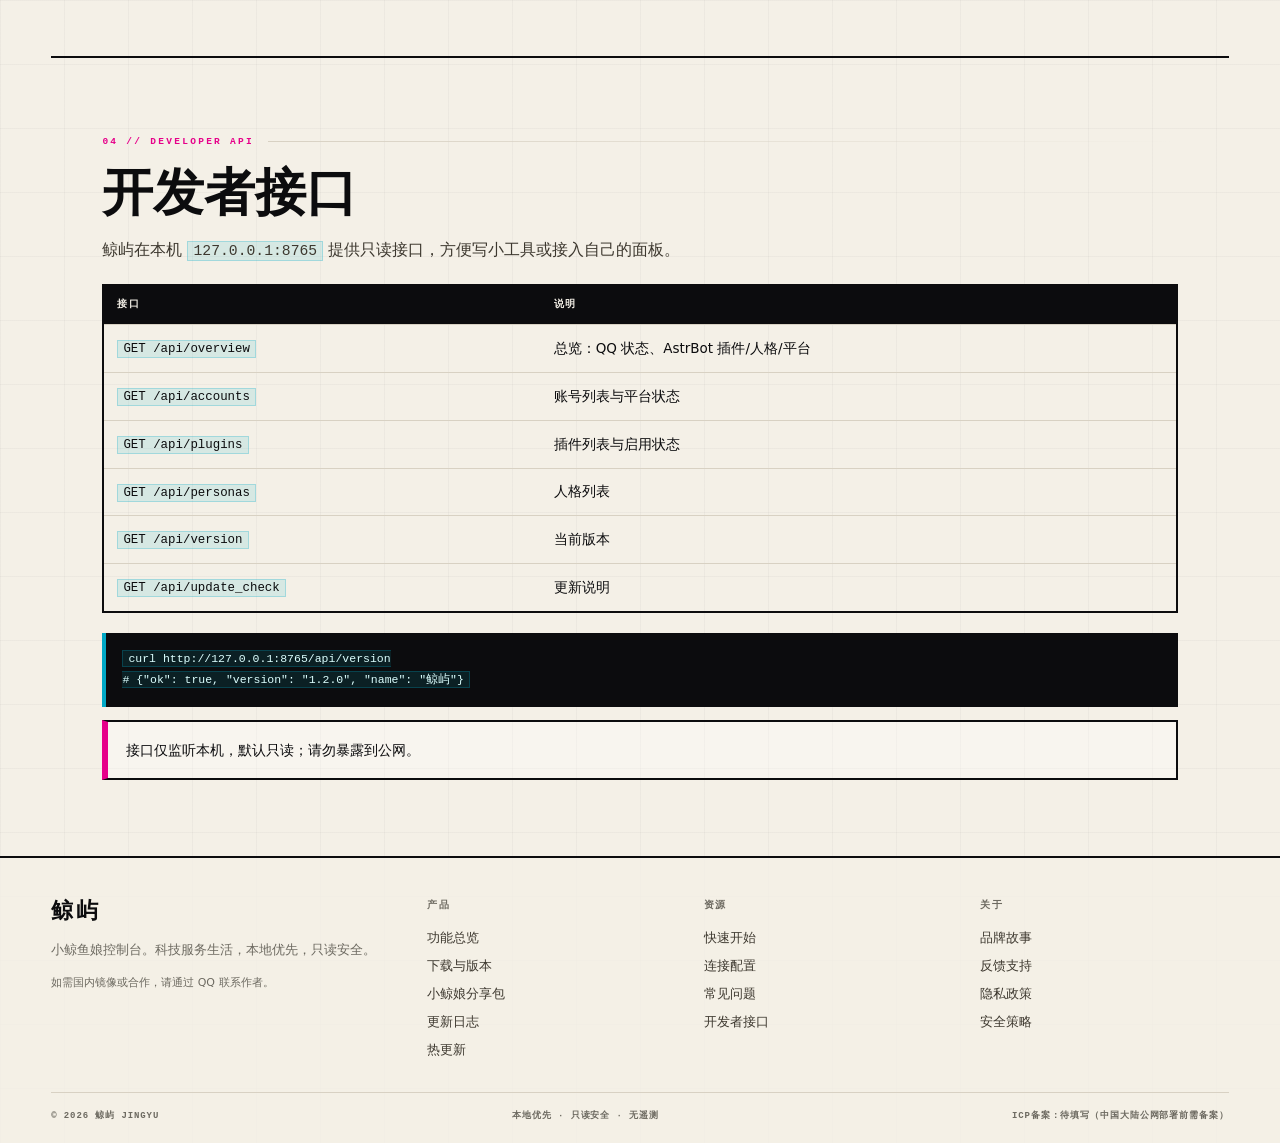
<file: ecosystem.html>
<!DOCTYPE html><html lang="zh-CN"><head><meta charset="UTF-8"><meta name="viewport" content="width=device-width,initial-scale=1">
<title>生态 · 鲸屿 JINGYU</title>
<meta name="description" content="鲸屿插件、人格、模型语音与开发者接口。">
<meta name="theme-color" content="#f4f0e7">
<meta http-equiv="Content-Security-Policy" content="default-src 'self'; img-src 'self' data:; style-src 'self' 'unsafe-inline'; script-src 'self' 'unsafe-inline'; object-src 'none'; base-uri 'self'; frame-ancestors 'none'">
<meta http-equiv="X-Content-Type-Options" content="nosniff">
<meta name="referrer" content="strict-origin-when-cross-origin">
<link rel="icon" href="assets/jingyu.ico"><link rel="stylesheet" href="assets/style.css">
</head><body><header>
  <a class="brand-wrap" href="index.html"><span class="brand">鲸屿</span><span class="issue">JINGYU // OFFICIAL SITE</span></a>
  <nav>
    <a href="index.html" >首页</a>
    <a href="product.html" >产品</a>
    <a href="docs.html" >文档</a>
    <a href="ecosystem.html" class="active">生态</a>
    <a href="support.html" >支持</a>
    <a href="about.html" >关于</a>
    <a href="legal.html" >法律</a>
    <a class="dl-btn" href="download.html">下载</a>
  </nav>
  <button class="menu-btn" aria-label="菜单">☰</button>
</header><main>
<div class="page-hero"><div class="container"><div class="crumbs">首页 / 生态</div><div class="sec-label" style="margin-top:18px">Ecosystem</div><h1>生态</h1><p class="lead">插件、人格、模型与接口，组成鲸屿的周边世界。</p></div></div>
<div class="container">
<section class="section" id="plugins"><div class="sec-label">01 // Plugins</div><h2>插件生态</h2>
<div class="grid3"><div class="card"><h3>人格选择</h3><p>群友用指令切换会话人格，保留每个群的氛围。</p></div><div class="card"><h3>群聊增强</h3><p>更自然的多人对话、引用与上下文处理。</p></div><div class="card"><h3>语音能力</h3><p>TTS 语音回复、ASR 识别与音色配置。</p></div><div class="card"><h3>绘图与创作</h3><p>一句话生成图片，给聊天加点颜色。</p></div><div class="card"><h3>世界学习</h3><p>从对话中积累长期记忆与偏好。</p></div><div class="card"><h3>作息与免打扰</h3><p>夜间自动安静，活跃时减少打扰。</p></div></div></section>
<section class="section" id="persona"><div class="sec-label">02 // Persona</div><div class="editorial"><div><h2>小鲸娘</h2><p class="lead">温柔软萌的鲸鱼娘，说话像真人手机打字：短句、自然、少量语气词和 🐳。</p></div><div class="card"><h3>人格怎么工作？</h3><p>人格由 AstrBot 托管，鲸屿只展示当前人格与状态；你可以在 AstrBot 后台创建、编辑、切换人格。</p></div></div></section>
<section class="section" id="models"><div class="sec-label">03 // Models</div><h2>模型与语音</h2><div class="grid3"><div class="card"><h3>模型服务</h3><p>兼容 OpenAI 协议的服务，例如 DeepSeek；Key 保存在你的 AstrBot 配置里。</p></div><div class="card"><h3>语音合成</h3><p>支持 edge-tts 等引擎，鲸屿显示音色与可用状态。</p></div><div class="card"><h3>音色定制</h3><p>在 AstrBot 侧配置音色与语速；鲸屿只做只读展示。</p></div></div></section>
<section class="section" id="api"><div class="sec-label">04 // Developer API</div><h2>开发者接口</h2>
<p>鲸屿在本机 <code>127.0.0.1:8765</code> 提供只读接口，方便写小工具或接入自己的面板。</p>
<div class="table-wrap"><table><tr><th>接口</th><th>说明</th></tr>
<tr><td><code>GET /api/overview</code></td><td>总览：QQ 状态、AstrBot 插件/人格/平台</td></tr><tr><td><code>GET /api/accounts</code></td><td>账号列表与平台状态</td></tr>
<tr><td><code>GET /api/plugins</code></td><td>插件列表与启用状态</td></tr><tr><td><code>GET /api/personas</code></td><td>人格列表</td></tr>
<tr><td><code>GET /api/version</code></td><td>当前版本</td></tr><tr><td><code>GET /api/update_check</code></td><td>更新说明</td></tr></table></div>
<pre><code>curl http://127.0.0.1:8765/api/version
# {"ok": true, "version": "1.2.0", "name": "鲸屿"}</code></pre>
<div class="notice blue">接口仅监听本机，默认只读；请勿暴露到公网。</div></section>
</div>
</main><footer><div class="container">
  <div class="foot-grid">
    <div><span class="brand" style="font-size:22px">鲸屿</span><p style="font-size:12.5px;color:var(--muted)">小鲸鱼娘控制台。科技服务生活，本地优先，只读安全。</p>
      <div style="font-size:11px;color:var(--muted);margin-top:10px">如需国内镜像或合作，请通过 QQ 联系作者。</div></div>
    <div><h4>产品</h4><a href="product.html">功能总览</a><a href="download.html">下载与版本</a><a href="downloads/xiaojingniang-v4.2-share.zip">小鲸娘分享包</a><a href="product.html#changelog">更新日志</a><a href="product.html#hotfix">热更新</a></div>
    <div><h4>资源</h4><a href="docs.html">快速开始</a><a href="docs.html#connect">连接配置</a><a href="docs.html#faq">常见问题</a><a href="ecosystem.html#api">开发者接口</a></div>
    <div><h4>关于</h4><a href="about.html">品牌故事</a><a href="support.html">反馈支持</a><a href="legal.html#privacy">隐私政策</a><a href="legal.html#security">安全策略</a></div>
  </div>
  <div class="foot-bottom"><span>© 2026 鲸屿 JINGYU</span><span>本地优先 · 只读安全 · 无遥测</span><span>ICP备案：待填写（中国大陆公网部署前需备案）</span></div>
</div></footer><script src="assets/app.js"></script></body></html>
</file>
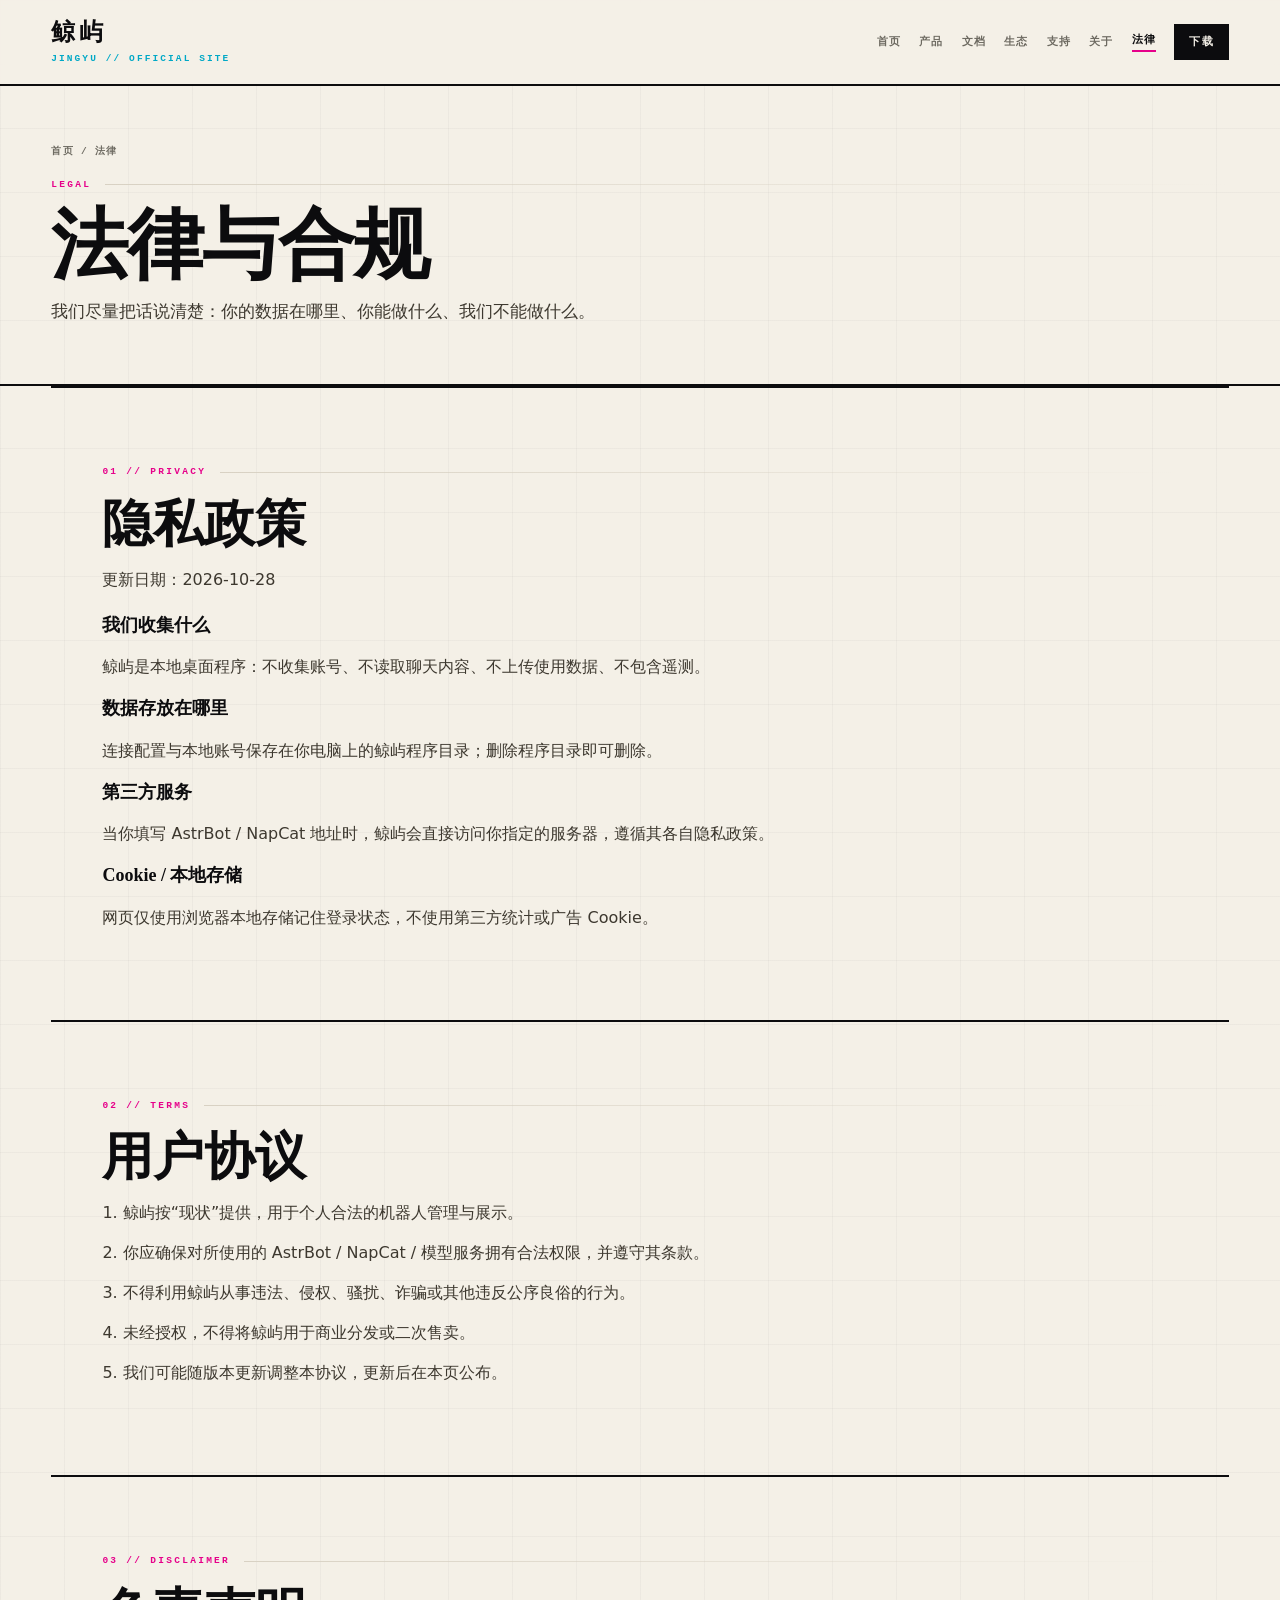
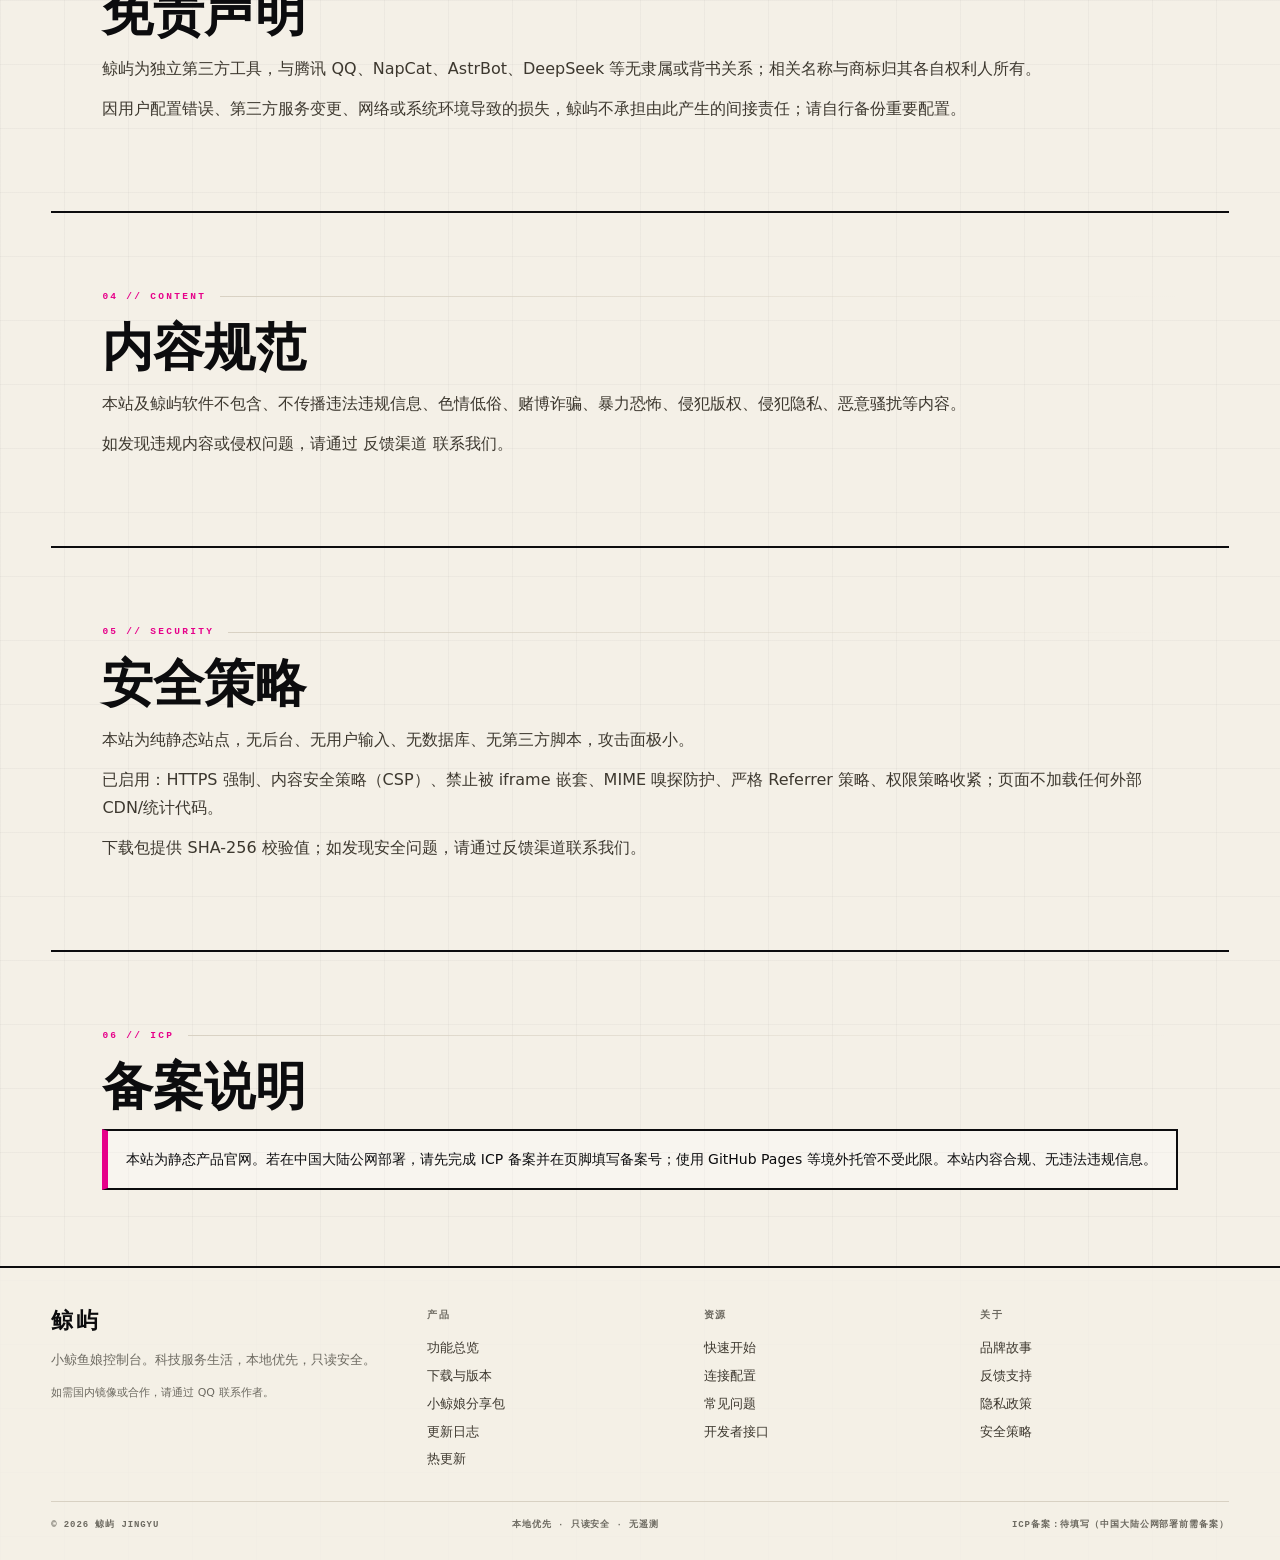
<file: legal.html>
<!DOCTYPE html><html lang="zh-CN"><head><meta charset="UTF-8"><meta name="viewport" content="width=device-width,initial-scale=1">
<title>法律 · 鲸屿 JINGYU</title>
<meta name="description" content="鲸屿隐私政策、用户协议、免责声明与安全策略。">
<meta name="theme-color" content="#f4f0e7">
<meta http-equiv="Content-Security-Policy" content="default-src 'self'; img-src 'self' data:; style-src 'self' 'unsafe-inline'; script-src 'self' 'unsafe-inline'; object-src 'none'; base-uri 'self'; frame-ancestors 'none'">
<meta http-equiv="X-Content-Type-Options" content="nosniff">
<meta name="referrer" content="strict-origin-when-cross-origin">
<link rel="icon" href="assets/jingyu.ico"><link rel="stylesheet" href="assets/style.css">
</head><body><header>
  <a class="brand-wrap" href="index.html"><span class="brand">鲸屿</span><span class="issue">JINGYU // OFFICIAL SITE</span></a>
  <nav>
    <a href="index.html" >首页</a>
    <a href="product.html" >产品</a>
    <a href="docs.html" >文档</a>
    <a href="ecosystem.html" >生态</a>
    <a href="support.html" >支持</a>
    <a href="about.html" >关于</a>
    <a href="legal.html" class="active">法律</a>
    <a class="dl-btn" href="download.html">下载</a>
  </nav>
  <button class="menu-btn" aria-label="菜单">☰</button>
</header><main>
<div class="page-hero"><div class="container"><div class="crumbs">首页 / 法律</div><div class="sec-label" style="margin-top:18px">Legal</div><h1>法律与合规</h1><p class="lead">我们尽量把话说清楚：你的数据在哪里、你能做什么、我们不能做什么。</p></div></div>
<div class="container">
<section class="section" id="privacy"><div class="sec-label">01 // Privacy</div><h2>隐私政策</h2><p>更新日期：2026-10-28</p>
<h3 style="margin-top:16px">我们收集什么</h3><p>鲸屿是本地桌面程序：不收集账号、不读取聊天内容、不上传使用数据、不包含遥测。</p>
<h3>数据存放在哪里</h3><p>连接配置与本地账号保存在你电脑上的鲸屿程序目录；删除程序目录即可删除。</p>
<h3>第三方服务</h3><p>当你填写 AstrBot / NapCat 地址时，鲸屿会直接访问你指定的服务器，遵循其各自隐私政策。</p>
<h3>Cookie / 本地存储</h3><p>网页仅使用浏览器本地存储记住登录状态，不使用第三方统计或广告 Cookie。</p></section>
<section class="section" id="terms"><div class="sec-label">02 // Terms</div><h2>用户协议</h2>
<p>1. 鲸屿按“现状”提供，用于个人合法的机器人管理与展示。</p><p>2. 你应确保对所使用的 AstrBot / NapCat / 模型服务拥有合法权限，并遵守其条款。</p>
<p>3. 不得利用鲸屿从事违法、侵权、骚扰、诈骗或其他违反公序良俗的行为。</p><p>4. 未经授权，不得将鲸屿用于商业分发或二次售卖。</p><p>5. 我们可能随版本更新调整本协议，更新后在本页公布。</p></section>
<section class="section" id="disclaimer"><div class="sec-label">03 // Disclaimer</div><h2>免责声明</h2><p>鲸屿为独立第三方工具，与腾讯 QQ、NapCat、AstrBot、DeepSeek 等无隶属或背书关系；相关名称与商标归其各自权利人所有。</p><p>因用户配置错误、第三方服务变更、网络或系统环境导致的损失，鲸屿不承担由此产生的间接责任；请自行备份重要配置。</p></section>
<section class="section" id="content"><div class="sec-label">04 // Content</div><h2>内容规范</h2><p>本站及鲸屿软件不包含、不传播违法违规信息、色情低俗、赌博诈骗、暴力恐怖、侵犯版权、侵犯隐私、恶意骚扰等内容。</p><p>如发现违规内容或侵权问题，请通过 <a href="support.html">反馈渠道</a> 联系我们。</p></section>
<section class="section" id="security"><div class="sec-label">05 // Security</div><h2>安全策略</h2>
<p>本站为纯静态站点，无后台、无用户输入、无数据库、无第三方脚本，攻击面极小。</p>
<p>已启用：HTTPS 强制、内容安全策略（CSP）、禁止被 iframe 嵌套、MIME 嗅探防护、严格 Referrer 策略、权限策略收紧；页面不加载任何外部 CDN/统计代码。</p>
<p>下载包提供 SHA-256 校验值；如发现安全问题，请通过反馈渠道联系我们。</p></section>
<section class="section" id="icp"><div class="sec-label">06 // ICP</div><h2>备案说明</h2><div class="notice">本站为静态产品官网。若在中国大陆公网部署，请先完成 ICP 备案并在页脚填写备案号；使用 GitHub Pages 等境外托管不受此限。本站内容合规、无违法违规信息。</div></section>
</div>
</main><footer><div class="container">
  <div class="foot-grid">
    <div><span class="brand" style="font-size:22px">鲸屿</span><p style="font-size:12.5px;color:var(--muted)">小鲸鱼娘控制台。科技服务生活，本地优先，只读安全。</p>
      <div style="font-size:11px;color:var(--muted);margin-top:10px">如需国内镜像或合作，请通过 QQ 联系作者。</div></div>
    <div><h4>产品</h4><a href="product.html">功能总览</a><a href="download.html">下载与版本</a><a href="downloads/xiaojingniang-v4.2-share.zip">小鲸娘分享包</a><a href="product.html#changelog">更新日志</a><a href="product.html#hotfix">热更新</a></div>
    <div><h4>资源</h4><a href="docs.html">快速开始</a><a href="docs.html#connect">连接配置</a><a href="docs.html#faq">常见问题</a><a href="ecosystem.html#api">开发者接口</a></div>
    <div><h4>关于</h4><a href="about.html">品牌故事</a><a href="support.html">反馈支持</a><a href="legal.html#privacy">隐私政策</a><a href="legal.html#security">安全策略</a></div>
  </div>
  <div class="foot-bottom"><span>© 2026 鲸屿 JINGYU</span><span>本地优先 · 只读安全 · 无遥测</span><span>ICP备案：待填写（中国大陆公网部署前需备案）</span></div>
</div></footer><script src="assets/app.js"></script></body></html>
</file>
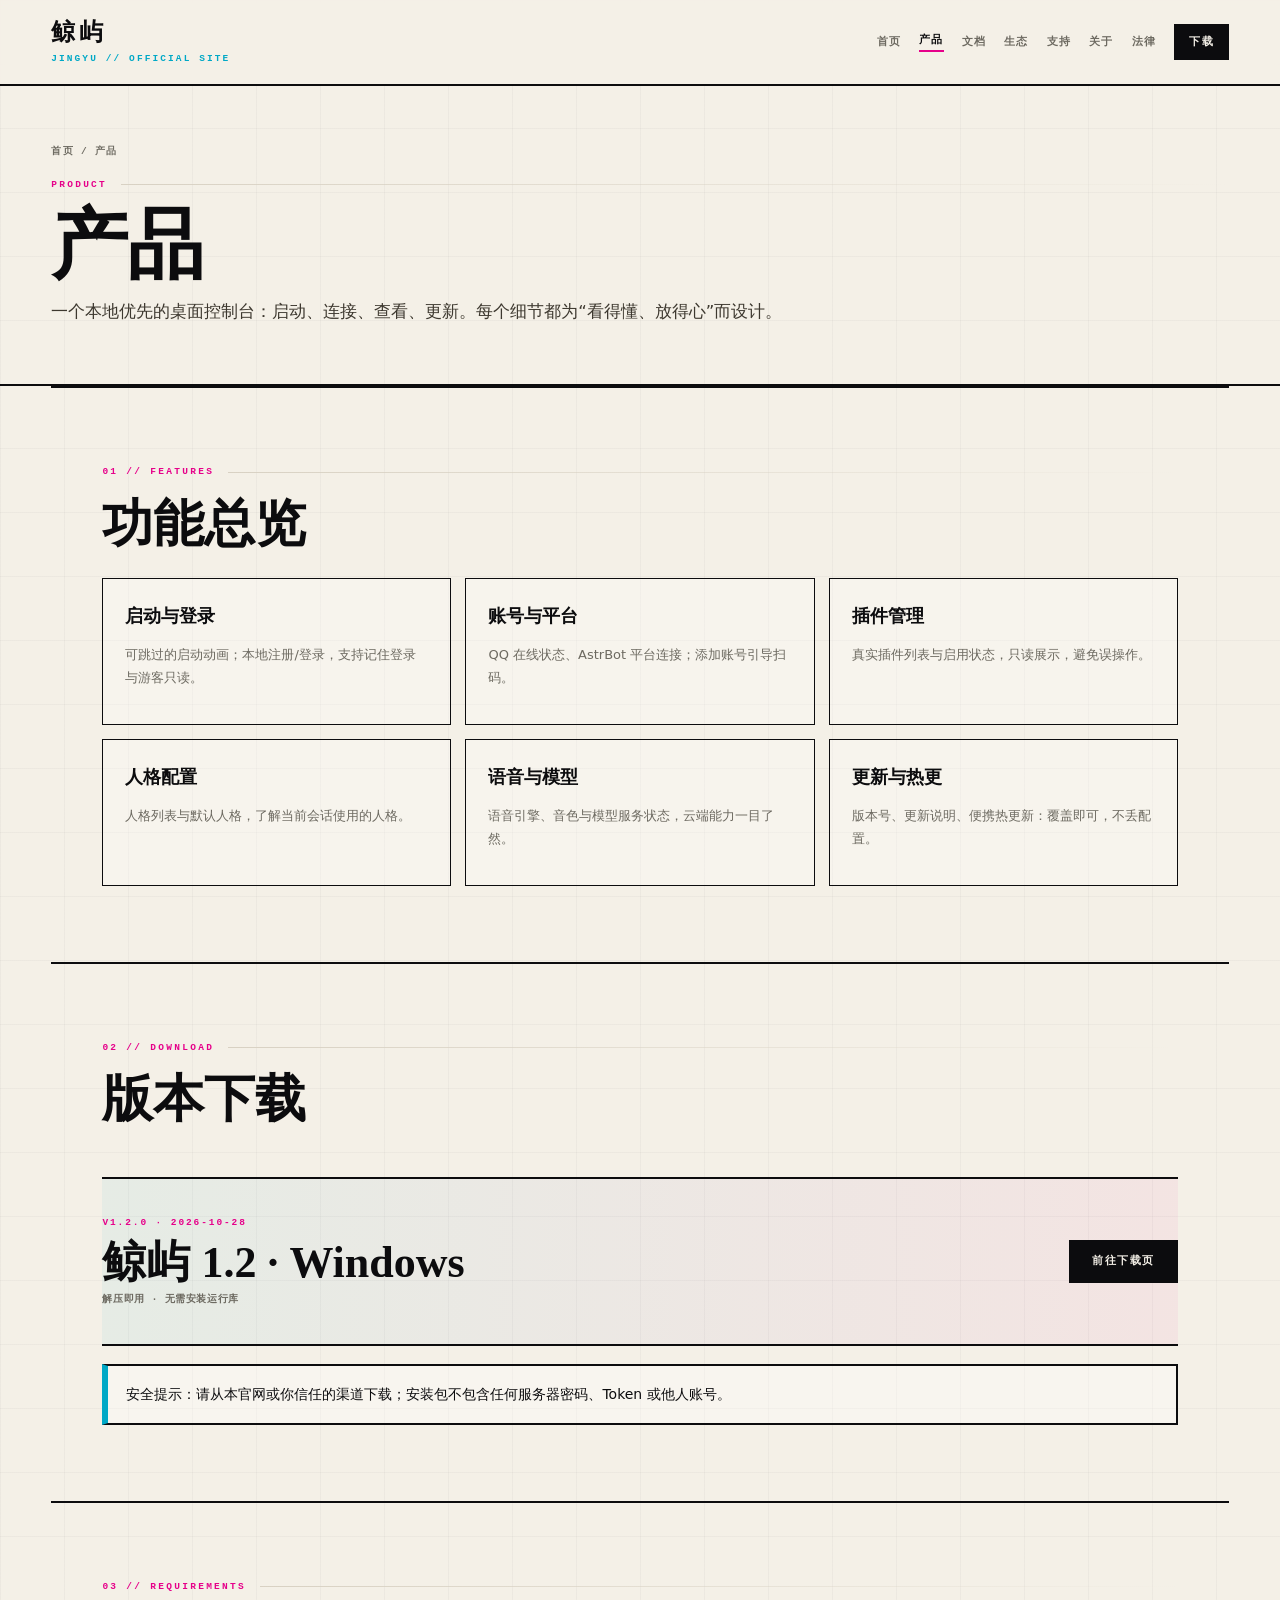
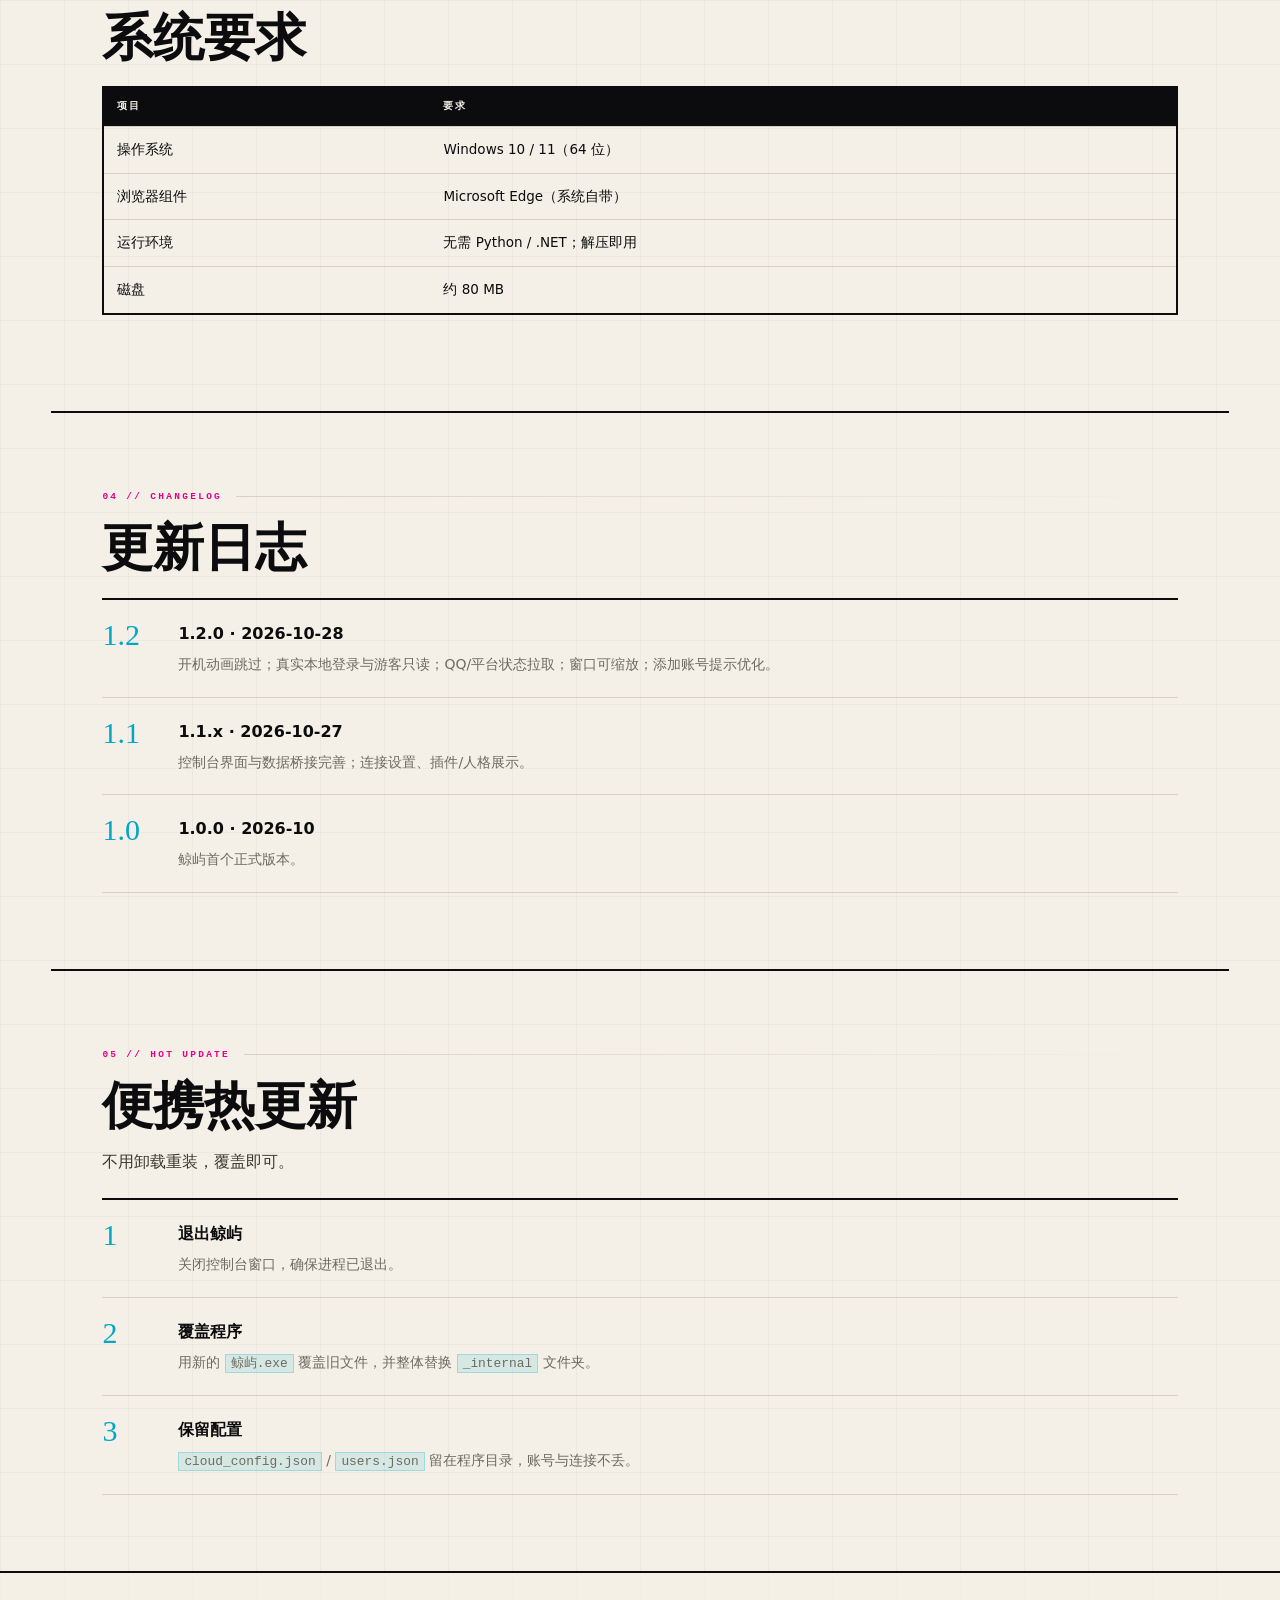
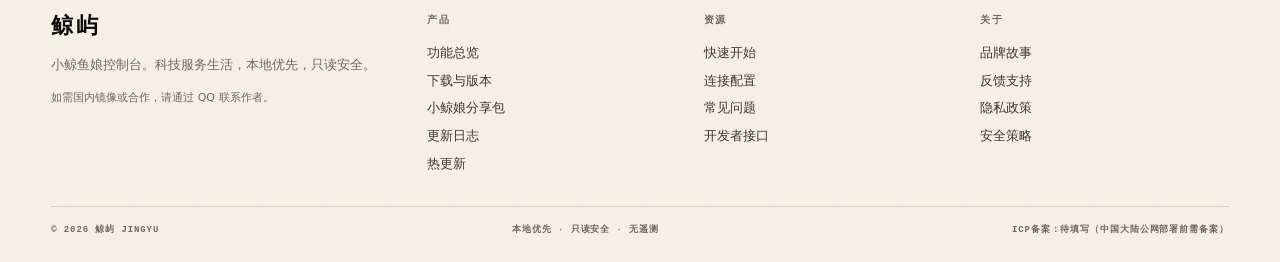
<file: product.html>
<!DOCTYPE html><html lang="zh-CN"><head><meta charset="UTF-8"><meta name="viewport" content="width=device-width,initial-scale=1">
<title>产品 · 鲸屿 JINGYU</title>
<meta name="description" content="鲸屿功能、版本下载、系统要求与热更新。">
<meta name="theme-color" content="#f4f0e7">
<meta http-equiv="Content-Security-Policy" content="default-src 'self'; img-src 'self' data:; style-src 'self' 'unsafe-inline'; script-src 'self' 'unsafe-inline'; object-src 'none'; base-uri 'self'; frame-ancestors 'none'">
<meta http-equiv="X-Content-Type-Options" content="nosniff">
<meta name="referrer" content="strict-origin-when-cross-origin">
<link rel="icon" href="assets/jingyu.ico"><link rel="stylesheet" href="assets/style.css">
</head><body><header>
  <a class="brand-wrap" href="index.html"><span class="brand">鲸屿</span><span class="issue">JINGYU // OFFICIAL SITE</span></a>
  <nav>
    <a href="index.html" >首页</a>
    <a href="product.html" class="active">产品</a>
    <a href="docs.html" >文档</a>
    <a href="ecosystem.html" >生态</a>
    <a href="support.html" >支持</a>
    <a href="about.html" >关于</a>
    <a href="legal.html" >法律</a>
    <a class="dl-btn" href="download.html">下载</a>
  </nav>
  <button class="menu-btn" aria-label="菜单">☰</button>
</header><main>
<div class="page-hero"><div class="container"><div class="crumbs">首页 / 产品</div><div class="sec-label" style="margin-top:18px">Product</div><h1>产品</h1>
<p class="lead">一个本地优先的桌面控制台：启动、连接、查看、更新。每个细节都为“看得懂、放得心”而设计。</p></div></div>
<div class="container">
<section class="section" id="features"><div class="sec-label">01 // Features</div><h2>功能总览</h2>
<div class="grid3">
  <div class="card"><h3>启动与登录</h3><p>可跳过的启动动画；本地注册/登录，支持记住登录与游客只读。</p></div>
  <div class="card"><h3>账号与平台</h3><p>QQ 在线状态、AstrBot 平台连接；添加账号引导扫码。</p></div>
  <div class="card"><h3>插件管理</h3><p>真实插件列表与启用状态，只读展示，避免误操作。</p></div>
  <div class="card"><h3>人格配置</h3><p>人格列表与默认人格，了解当前会话使用的人格。</p></div>
  <div class="card"><h3>语音与模型</h3><p>语音引擎、音色与模型服务状态，云端能力一目了然。</p></div>
  <div class="card"><h3>更新与热更</h3><p>版本号、更新说明、便携热更新：覆盖即可，不丢配置。</p></div>
</div></section>
<section class="section" id="download"><div class="sec-label">02 // Download</div><h2>版本下载</h2>
<div class="download"><div><div class="ver">v1.2.0 · 2026-10-28</div><h2>鲸屿 1.2 · Windows</h2><div class="meta">解压即用 · 无需安装运行库</div></div><a class="btn" href="download.html">前往下载页</a></div>
<div class="notice cyan" style="margin-top:18px">安全提示：请从本官网或你信任的渠道下载；安装包不包含任何服务器密码、Token 或他人账号。</div>
</section>
<section class="section" id="requirements"><div class="sec-label">03 // Requirements</div><h2>系统要求</h2>
<div class="table-wrap"><table><tr><th>项目</th><th>要求</th></tr>
<tr><td>操作系统</td><td>Windows 10 / 11（64 位）</td></tr><tr><td>浏览器组件</td><td>Microsoft Edge（系统自带）</td></tr>
<tr><td>运行环境</td><td>无需 Python / .NET；解压即用</td></tr><tr><td>磁盘</td><td>约 80 MB</td></tr></table></div></section>
<section class="section" id="changelog"><div class="sec-label">04 // Changelog</div><h2>更新日志</h2>
<div class="steps">
<div class="step"><div class="num">1.2</div><div><b>1.2.0 · 2026-10-28</b><p>开机动画跳过；真实本地登录与游客只读；QQ/平台状态拉取；窗口可缩放；添加账号提示优化。</p></div></div>
<div class="step"><div class="num">1.1</div><div><b>1.1.x · 2026-10-27</b><p>控制台界面与数据桥接完善；连接设置、插件/人格展示。</p></div></div>
<div class="step"><div class="num">1.0</div><div><b>1.0.0 · 2026-10</b><p>鲸屿首个正式版本。</p></div></div></div></section>
<section class="section" id="hotfix"><div class="sec-label">05 // Hot Update</div><h2>便携热更新</h2>
<p>不用卸载重装，覆盖即可。</p>
<div class="steps"><div class="step"><div class="num">1</div><div><b>退出鲸屿</b><p>关闭控制台窗口，确保进程已退出。</p></div></div>
<div class="step"><div class="num">2</div><div><b>覆盖程序</b><p>用新的 <code>鲸屿.exe</code> 覆盖旧文件，并整体替换 <code>_internal</code> 文件夹。</p></div></div>
<div class="step"><div class="num">3</div><div><b>保留配置</b><p><code>cloud_config.json</code> / <code>users.json</code> 留在程序目录，账号与连接不丢。</p></div></div></div></section>
</div>
</main><footer><div class="container">
  <div class="foot-grid">
    <div><span class="brand" style="font-size:22px">鲸屿</span><p style="font-size:12.5px;color:var(--muted)">小鲸鱼娘控制台。科技服务生活，本地优先，只读安全。</p>
      <div style="font-size:11px;color:var(--muted);margin-top:10px">如需国内镜像或合作，请通过 QQ 联系作者。</div></div>
    <div><h4>产品</h4><a href="product.html">功能总览</a><a href="download.html">下载与版本</a><a href="downloads/xiaojingniang-v4.2-share.zip">小鲸娘分享包</a><a href="product.html#changelog">更新日志</a><a href="product.html#hotfix">热更新</a></div>
    <div><h4>资源</h4><a href="docs.html">快速开始</a><a href="docs.html#connect">连接配置</a><a href="docs.html#faq">常见问题</a><a href="ecosystem.html#api">开发者接口</a></div>
    <div><h4>关于</h4><a href="about.html">品牌故事</a><a href="support.html">反馈支持</a><a href="legal.html#privacy">隐私政策</a><a href="legal.html#security">安全策略</a></div>
  </div>
  <div class="foot-bottom"><span>© 2026 鲸屿 JINGYU</span><span>本地优先 · 只读安全 · 无遥测</span><span>ICP备案：待填写（中国大陆公网部署前需备案）</span></div>
</div></footer><script src="assets/app.js"></script></body></html>
</file>
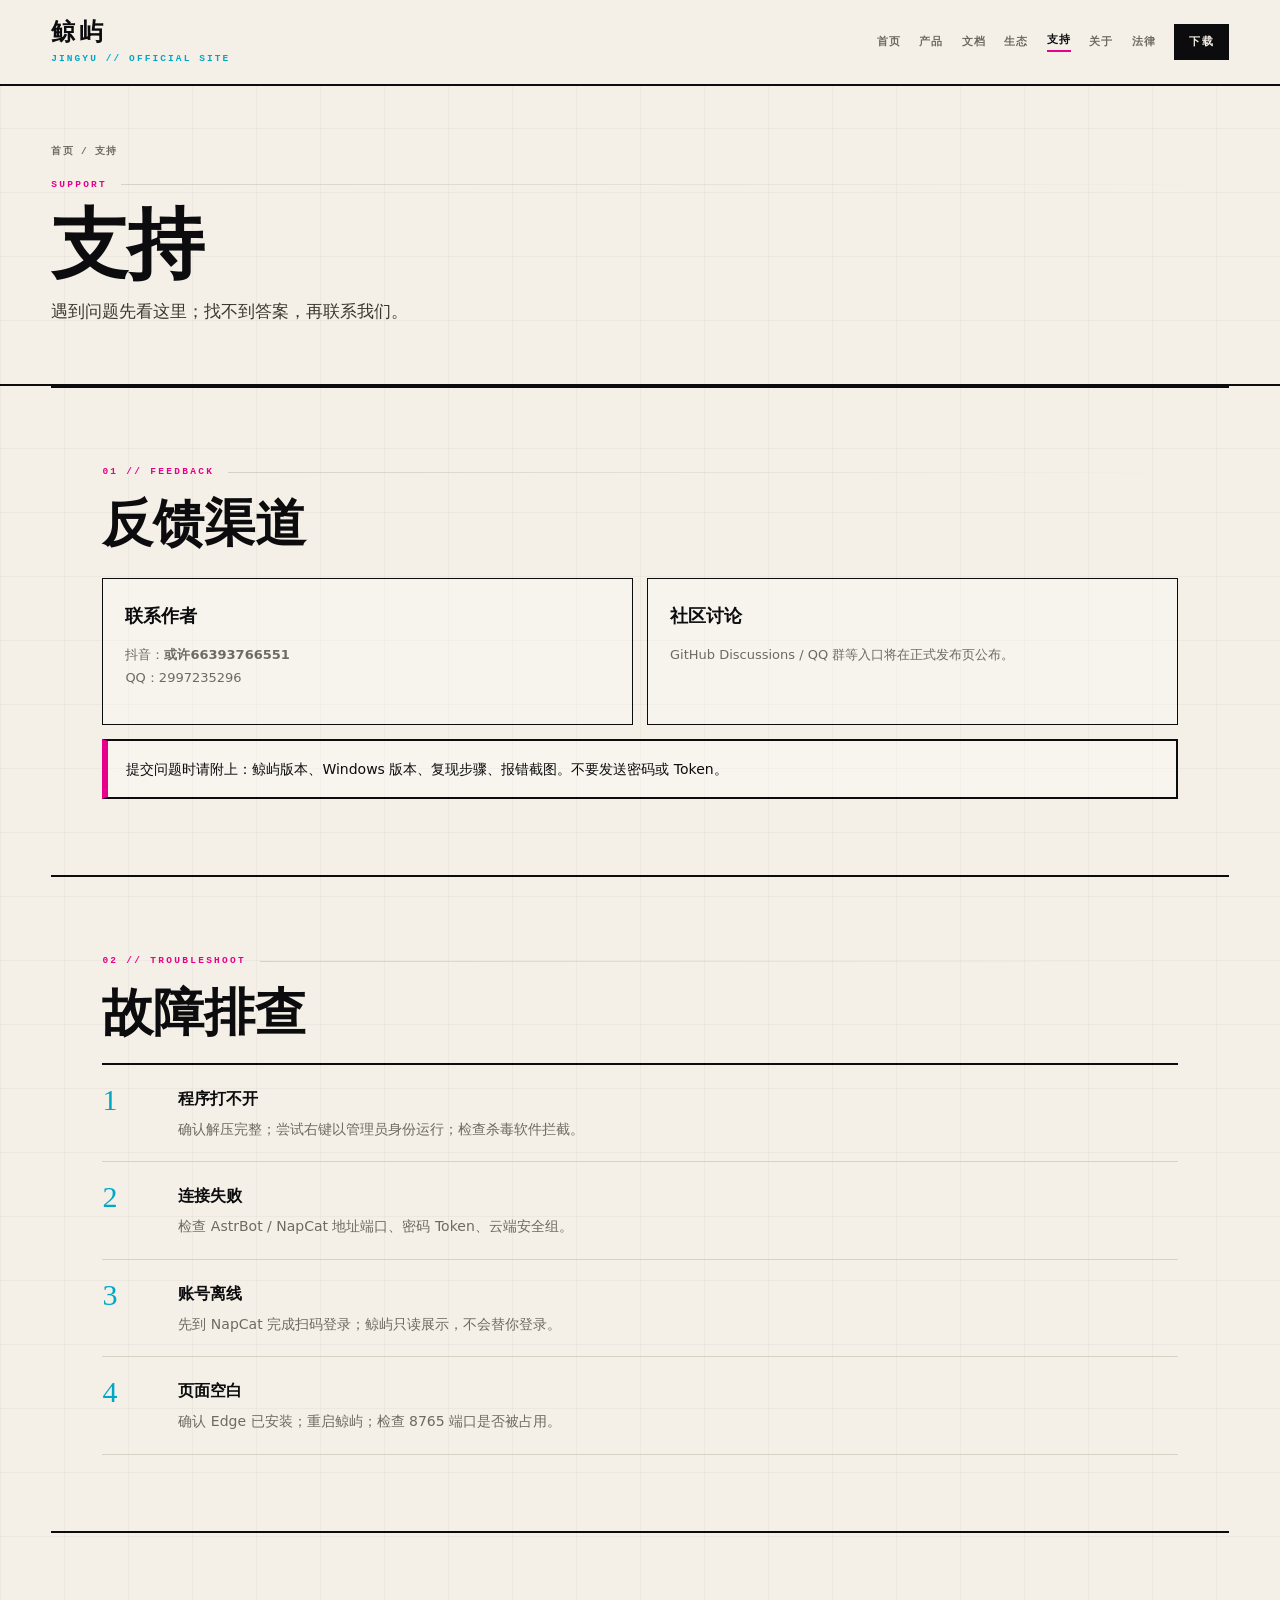
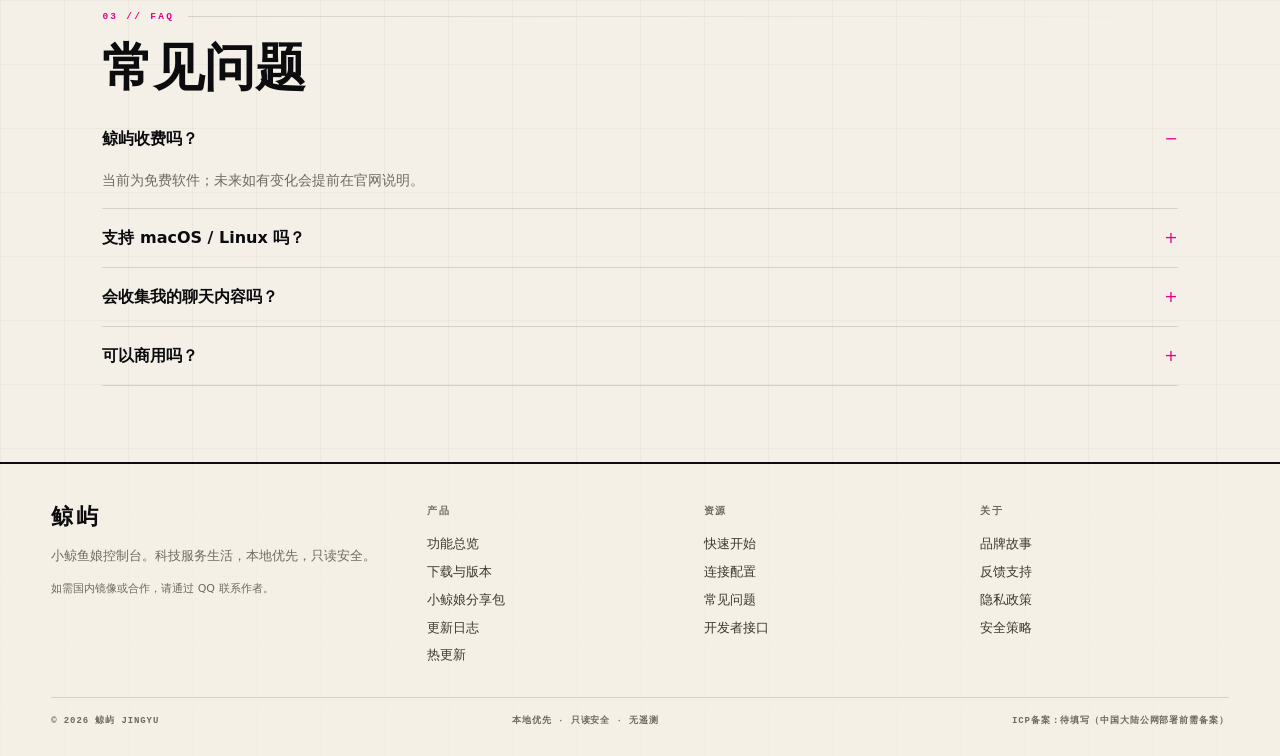
<file: support.html>
<!DOCTYPE html><html lang="zh-CN"><head><meta charset="UTF-8"><meta name="viewport" content="width=device-width,initial-scale=1">
<title>支持 · 鲸屿 JINGYU</title>
<meta name="description" content="鲸屿反馈渠道、故障排查与常见问题。">
<meta name="theme-color" content="#f4f0e7">
<meta http-equiv="Content-Security-Policy" content="default-src 'self'; img-src 'self' data:; style-src 'self' 'unsafe-inline'; script-src 'self' 'unsafe-inline'; object-src 'none'; base-uri 'self'; frame-ancestors 'none'">
<meta http-equiv="X-Content-Type-Options" content="nosniff">
<meta name="referrer" content="strict-origin-when-cross-origin">
<link rel="icon" href="assets/jingyu.ico"><link rel="stylesheet" href="assets/style.css">
</head><body><header>
  <a class="brand-wrap" href="index.html"><span class="brand">鲸屿</span><span class="issue">JINGYU // OFFICIAL SITE</span></a>
  <nav>
    <a href="index.html" >首页</a>
    <a href="product.html" >产品</a>
    <a href="docs.html" >文档</a>
    <a href="ecosystem.html" >生态</a>
    <a href="support.html" class="active">支持</a>
    <a href="about.html" >关于</a>
    <a href="legal.html" >法律</a>
    <a class="dl-btn" href="download.html">下载</a>
  </nav>
  <button class="menu-btn" aria-label="菜单">☰</button>
</header><main>
<div class="page-hero"><div class="container"><div class="crumbs">首页 / 支持</div><div class="sec-label" style="margin-top:18px">Support</div><h1>支持</h1><p class="lead">遇到问题先看这里；找不到答案，再联系我们。</p></div></div>
<div class="container">
<section class="section" id="feedback"><div class="sec-label">01 // Feedback</div><h2>反馈渠道</h2>
<div class="grid2"><div class="card"><h3>联系作者</h3><p>抖音：<strong>或许66393766551</strong><br>QQ：<a href="https://wpa.qq.com/msgrd?v=3&amp;uin=2997235296&amp;site=qq&amp;menu=yes" target="_blank" rel="noopener">2997235296</a></p></div><div class="card"><h3>社区讨论</h3><p>GitHub Discussions / QQ 群等入口将在正式发布页公布。</p></div></div>
<div class="notice" style="margin-top:14px">提交问题时请附上：鲸屿版本、Windows 版本、复现步骤、报错截图。不要发送密码或 Token。</div></section>
<section class="section" id="troubleshoot"><div class="sec-label">02 // Troubleshoot</div><h2>故障排查</h2>
<div class="steps"><div class="step"><div class="num">1</div><div><b>程序打不开</b><p>确认解压完整；尝试右键以管理员身份运行；检查杀毒软件拦截。</p></div></div>
<div class="step"><div class="num">2</div><div><b>连接失败</b><p>检查 AstrBot / NapCat 地址端口、密码 Token、云端安全组。</p></div></div>
<div class="step"><div class="num">3</div><div><b>账号离线</b><p>先到 NapCat 完成扫码登录；鲸屿只读展示，不会替你登录。</p></div></div>
<div class="step"><div class="num">4</div><div><b>页面空白</b><p>确认 Edge 已安装；重启鲸屿；检查 8765 端口是否被占用。</p></div></div></div></section>
<section class="section" id="faq"><div class="sec-label">03 // FAQ</div><h2>常见问题</h2>
<details open><summary>鲸屿收费吗？</summary><p>当前为免费软件；未来如有变化会提前在官网说明。</p></details>
<details><summary>支持 macOS / Linux 吗？</summary><p>当前仅提供 Windows 10/11 版本。</p></details>
<details><summary>会收集我的聊天内容吗？</summary><p>不会。鲸屿不读取、不上传聊天内容。</p></details>
<details><summary>可以商用吗？</summary><p>请阅读 <a href="legal.html#terms">用户协议</a>；默认仅限个人合法使用，商用需授权。</p></details></section>
</div>
</main><footer><div class="container">
  <div class="foot-grid">
    <div><span class="brand" style="font-size:22px">鲸屿</span><p style="font-size:12.5px;color:var(--muted)">小鲸鱼娘控制台。科技服务生活，本地优先，只读安全。</p>
      <div style="font-size:11px;color:var(--muted);margin-top:10px">如需国内镜像或合作，请通过 QQ 联系作者。</div></div>
    <div><h4>产品</h4><a href="product.html">功能总览</a><a href="download.html">下载与版本</a><a href="downloads/xiaojingniang-v4.2-share.zip">小鲸娘分享包</a><a href="product.html#changelog">更新日志</a><a href="product.html#hotfix">热更新</a></div>
    <div><h4>资源</h4><a href="docs.html">快速开始</a><a href="docs.html#connect">连接配置</a><a href="docs.html#faq">常见问题</a><a href="ecosystem.html#api">开发者接口</a></div>
    <div><h4>关于</h4><a href="about.html">品牌故事</a><a href="support.html">反馈支持</a><a href="legal.html#privacy">隐私政策</a><a href="legal.html#security">安全策略</a></div>
  </div>
  <div class="foot-bottom"><span>© 2026 鲸屿 JINGYU</span><span>本地优先 · 只读安全 · 无遥测</span><span>ICP备案：待填写（中国大陆公网部署前需备案）</span></div>
</div></footer><script src="assets/app.js"></script></body></html>
</file>
<file: assets/style.css>
:root{--paper:#f4f0e7;--ink:#0c0c0e;--muted:#6d6a61;--cyan:#00a8c6;--mag:#e6008a;--line:#d8d1c3;--radius:2px}
*{box-sizing:border-box}html{scroll-behavior:smooth}body{margin:0;background:var(--paper);color:var(--ink);line-height:1.75;
 font-family:"PingFang SC","Microsoft YaHei",system-ui,sans-serif;
 background-image:linear-gradient(rgba(12,12,14,.03) 1px,transparent 1px),linear-gradient(90deg,rgba(12,12,14,.03) 1px,transparent 1px);background-size:64px 64px}
img{max-width:100%;display:block}a{color:inherit;text-decoration:none}
.container{width:min(1180px,92vw);margin:0 auto}
.serif,h1,h2,.brand,.q,.big{font-family:"Songti SC","Noto Serif SC",Georgia,serif}
header{position:sticky;top:0;z-index:50;display:flex;justify-content:space-between;align-items:center;padding:18px 4vw;border-bottom:2px solid var(--ink);background:rgba(244,240,231,.9);backdrop-filter:blur(10px)}
.brand-wrap{display:flex;flex-direction:column}
.brand{font-size:24px;letter-spacing:.14em;font-weight:700;line-height:1.2}
.issue{font:600 9.5px/1.6 "Consolas","Cascadia Mono",monospace;letter-spacing:.22em;color:var(--cyan);margin-top:4px}
nav{display:flex;gap:18px;align-items:center;font:600 10.5px/1.6 "Consolas",monospace;letter-spacing:.12em;text-transform:uppercase;color:var(--muted)}
nav a:hover{color:var(--mag)}
nav a.active{color:var(--ink);border-bottom:2px solid var(--mag);padding-bottom:2px}
.dl-btn{background:var(--ink);color:var(--paper)!important;padding:9px 14px;border:1px solid var(--ink)}
.dl-btn:hover{background:var(--mag);border-color:var(--mag)}
.menu-btn{display:none;background:none;border:0;font-size:20px}
.hero{padding:64px 4vw 74px;display:grid;grid-template-columns:1.32fr .68fr;gap:4vw;align-items:end;border-bottom:2px solid var(--ink)}
.kicker{display:inline-block;background:var(--ink);color:var(--paper);font:600 9.5px/1.6 "Consolas",monospace;letter-spacing:.22em;padding:6px 11px;text-transform:uppercase}
h1{font-size:clamp(50px,7.6vw,112px);line-height:.98;letter-spacing:-.02em;margin:24px 0 20px;font-weight:700}
h1 em{font-style:italic;color:var(--mag)}
.deck{font-size:clamp(15px,1.6vw,19px);line-height:1.75;color:#3d382f;max-width:660px;margin:0}
.byline{margin-top:30px;font:600 9.5px/1.6 "Consolas",monospace;letter-spacing:.2em;color:var(--muted);text-transform:uppercase}
.byline b{color:var(--cyan)}
.hero-art{border:2px solid var(--ink);padding:12px;background:#e9e2d3;position:relative;display:flex;flex-direction:column;justify-content:space-between;min-height:410px}
.hero-art:after{content:"";position:absolute;left:0;right:0;bottom:0;height:4px;background:linear-gradient(90deg,var(--cyan),var(--mag))}
.hero-art img{filter:grayscale(1) contrast(1.05);mix-blend-mode:multiply}
.hero-art .cap{font:600 9px/1.6 "Consolas",monospace;letter-spacing:.14em;color:var(--muted);text-transform:uppercase;border-top:1px solid var(--line);padding-top:7px}
.actions{display:flex;gap:18px;margin-top:32px;align-items:center;flex-wrap:wrap}
.btn{display:inline-flex;align-items:center;gap:8px;background:var(--ink);color:var(--paper);padding:12px 22px;font:600 10.5px/1.6 "Consolas",monospace;letter-spacing:.14em;text-transform:uppercase;border:1px solid var(--ink);cursor:pointer}
.btn:hover{background:var(--mag);border-color:var(--mag)}
.btn.ghost{background:transparent;color:var(--ink);border-color:var(--ink)}
.btn.ghost:hover{background:var(--cyan);color:var(--ink);border-color:var(--cyan)}
.link{font:600 10.5px/1.6 "Consolas",monospace;letter-spacing:.14em;text-transform:uppercase;border-bottom:2px solid var(--cyan);padding-bottom:2px}
.facts{display:grid;grid-template-columns:repeat(3,1fr);border-bottom:2px solid var(--ink)}
.facts div{padding:30px 4vw;border-right:1px solid var(--line)}
.facts div:last-child{border-right:0}
.facts b{display:block;font-family:"Songti SC",serif;font-size:34px;line-height:1;margin-bottom:7px}
.facts b i{font-style:normal;color:var(--cyan)}
.facts span{font:600 9px/1.6 "Consolas",monospace;letter-spacing:.16em;color:var(--muted);text-transform:uppercase}
section{padding:76px 4vw}
.section{border-top:2px solid var(--ink)}
.sec-label{display:flex;align-items:center;gap:14px;font:600 9.5px/1.6 "Consolas",monospace;letter-spacing:.24em;color:var(--mag);text-transform:uppercase}
.sec-label:after{content:"";height:1px;flex:1;background:linear-gradient(90deg,var(--line),transparent)}
h2{font-size:clamp(32px,4vw,52px);line-height:1.1;margin:16px 0 14px;font-weight:700}
h3{font-size:18px;margin:8px 0 6px;font-family:"Songti SC",serif}
p{margin:12px 0;color:#3d382f}
.lead{font-size:16.5px;color:#3d382f;max-width:760px}
.editorial{display:grid;grid-template-columns:1.1fr .9fr;gap:5vw;align-items:start}
.copy p{max-width:600px;font-size:15px}
.copy p::first-letter{font-family:"Songti SC",serif;font-size:50px;float:left;line-height:.9;margin:5px 10px 0 0;color:var(--cyan)}
.feature-list{display:grid;grid-template-columns:1fr 1fr;border-top:2px solid var(--ink)}
.feature{padding:22px 20px;border-bottom:1px solid var(--line);border-right:1px solid var(--line)}
.feature:nth-child(2n){border-right:0}
.feature .n{font:600 10px/1.6 "Consolas",monospace;color:var(--cyan);letter-spacing:.12em}
.feature h3{font-size:17px;margin:7px 0 5px}
.feature p{font-size:12.5px;color:var(--muted);margin:0}
.pull{border-top:2px solid var(--ink);border-bottom:1px solid var(--line);margin-top:60px;padding:36px 0;display:flex;gap:36px;align-items:flex-start}
.pull .q{font-size:clamp(24px,3vw,38px);line-height:1.35;margin:0;flex:1}
.pull .q em{color:var(--mag)}
.pull .sign{font:600 9.5px/1.6 "Consolas",monospace;letter-spacing:.18em;color:var(--muted);text-transform:uppercase;white-space:nowrap;padding-top:8px}
.page-hero{padding:58px 4vw 46px;border-bottom:2px solid var(--ink)}
.page-hero h1{font-size:clamp(40px,6vw,84px);margin:16px 0 14px}
.crumbs{font:600 9.5px/1.6 "Consolas",monospace;letter-spacing:.14em;color:var(--muted);text-transform:uppercase}
.grid3{display:grid;grid-template-columns:repeat(3,1fr);gap:14px;margin-top:26px}
.grid2{display:grid;grid-template-columns:repeat(2,1fr);gap:14px;margin-top:26px}
.card{border:1px solid var(--ink);padding:22px;background:rgba(255,255,255,.25)}
.card h3{margin-top:0}
.card p{font-size:13px;color:var(--muted)}
a.card:hover{border-color:var(--mag);box-shadow:4px 4px 0 rgba(230,0,138,.15)}
.table-wrap{overflow:auto;border:2px solid var(--ink);margin:20px 0}
table{width:100%;border-collapse:collapse;min-width:560px;font-size:13.5px}
th,td{padding:11px 13px;text-align:left;border-bottom:1px solid var(--line)}
th{background:var(--ink);color:var(--paper);font:600 10px/1.6 "Consolas",monospace;letter-spacing:.12em;text-transform:uppercase}
tr:last-child td{border-bottom:0}
code{font-family:"Consolas",monospace;background:rgba(0,168,198,.12);border:1px solid rgba(0,168,198,.25);padding:1px 5px;font-size:.92em}
pre{background:var(--ink);color:#dff;padding:16px;overflow:auto;font:12.5px/1.7 "Consolas",monospace;border-left:4px solid var(--cyan)}
.steps{display:grid;gap:0;border-top:2px solid var(--ink);margin-top:22px}
.step{display:grid;grid-template-columns:60px 1fr;gap:16px;padding:20px 0;border-bottom:1px solid var(--line)}
.step .num{font-family:"Songti SC",serif;font-size:30px;line-height:1;color:var(--cyan)}
.step b{display:block;margin-bottom:4px}
.step p{margin:0;font-size:14px;color:var(--muted)}
details{border-bottom:1px solid var(--line);padding:0}
summary{cursor:pointer;padding:15px 0;font-weight:600;list-style:none;display:flex;justify-content:space-between;gap:12px}
summary::-webkit-details-marker{display:none}
summary:after{content:"+";color:var(--mag);font-weight:400}
details[open] summary:after{content:"−"}
details p{margin:0 0 15px;font-size:14px;color:var(--muted)}
.notice{border:2px solid var(--ink);border-left:6px solid var(--mag);padding:16px 18px;background:rgba(255,255,255,.3);font-size:14px}
.notice.cyan{border-left-color:var(--cyan)}
.download{display:flex;justify-content:space-between;align-items:center;gap:26px;border-top:2px solid var(--ink);border-bottom:2px solid var(--ink);padding:36px 0;margin-top:50px;background:linear-gradient(90deg,rgba(0,168,198,.06),rgba(230,0,138,.05))}
.download .ver{font:600 9.5px/1.6 "Consolas",monospace;letter-spacing:.2em;color:var(--mag);text-transform:uppercase}
.download h2{margin:8px 0 4px;font-size:clamp(28px,3.6vw,44px)}
.download .meta{font:600 10px/1.7 "Consolas",monospace;letter-spacing:.06em;color:var(--muted)}
.hero-dl{padding:64px 4vw 50px;border-bottom:2px solid var(--ink);display:grid;grid-template-columns:1.1fr .9fr;gap:5vw;align-items:center}
.dl-panel{border:2px solid var(--ink);padding:24px;background:rgba(255,255,255,.35)}
.dl-panel .row{display:flex;justify-content:space-between;gap:12px;border-bottom:1px solid var(--line);padding:10px 0;font-size:13px}
.dl-panel .row:last-child{border-bottom:0}
.dl-panel .row span{color:var(--muted);font:600 10px/1.6 "Consolas",monospace;letter-spacing:.08em;text-transform:uppercase}
.mirrors{display:flex;gap:10px;flex-wrap:wrap;margin-top:14px}
.mirrors a{border:1px solid var(--ink);padding:7px 11px;font:600 9.5px/1.6 "Consolas",monospace;letter-spacing:.08em;text-transform:uppercase}
.mirrors a:hover{background:var(--ink);color:var(--paper)}
footer{border-top:2px solid var(--ink);padding:40px 4vw 26px;background:rgba(244,240,231,.8)}
.foot-grid{display:grid;grid-template-columns:1.4fr 1fr 1fr 1fr;gap:28px}
.foot-grid h4{font:600 10px/1.6 "Consolas",monospace;letter-spacing:.14em;text-transform:uppercase;color:var(--muted);margin:0 0 10px}
.foot-grid a{display:block;font-size:12.5px;padding:3px 0;color:#3d382f}
.foot-grid a:hover{color:var(--mag)}
.foot-bottom{display:flex;justify-content:space-between;gap:16px;flex-wrap:wrap;border-top:1px solid var(--line);margin-top:28px;padding-top:16px;font:600 9px/1.7 "Consolas",monospace;letter-spacing:.1em;color:var(--muted);text-transform:uppercase}
@media(max-width:980px){.hero,.hero-dl,.editorial{grid-template-columns:1fr}.facts{grid-template-columns:1fr}.facts div{border-right:0;border-bottom:1px solid var(--line)}nav{display:none}.menu-btn{display:block}.grid3,.grid2,.feature-list,.foot-grid{grid-template-columns:1fr}.feature{border-right:0}.pull{flex-direction:column}.download{flex-direction:column;align-items:flex-start}}
</file>
